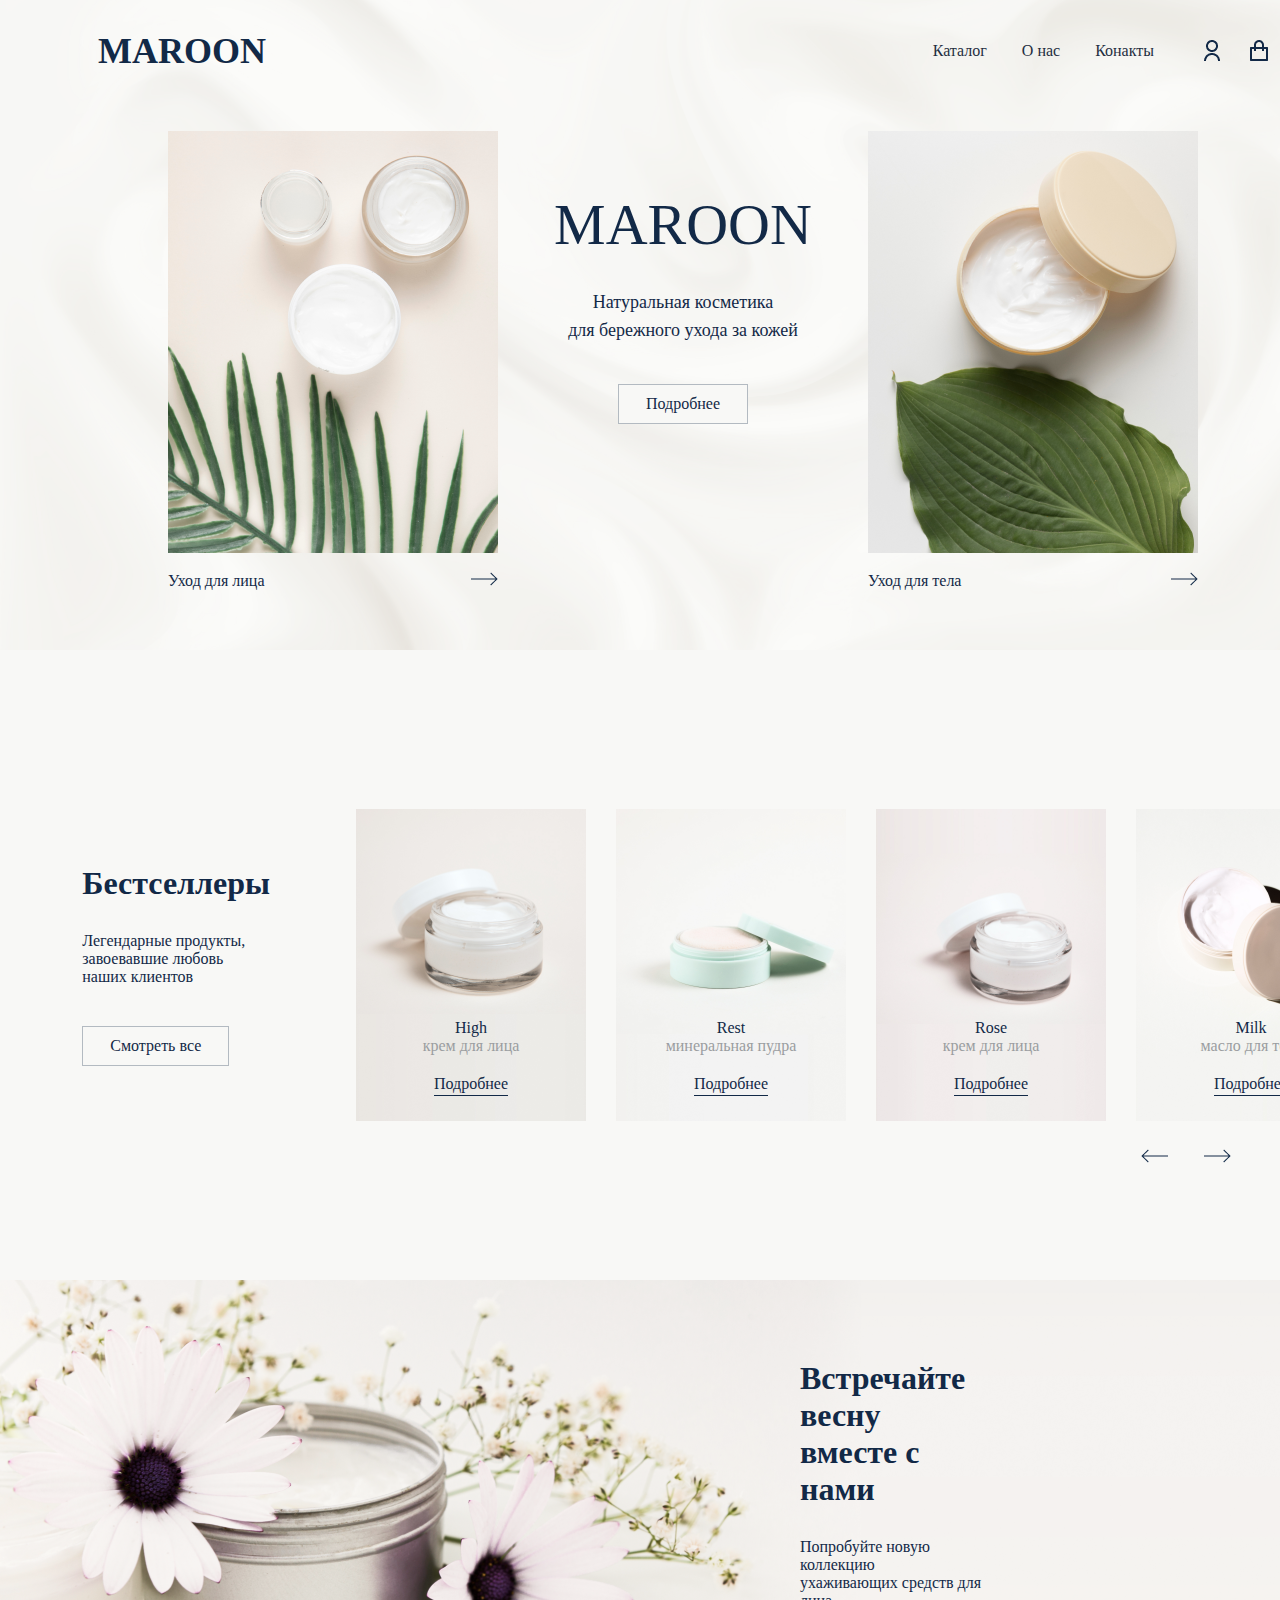
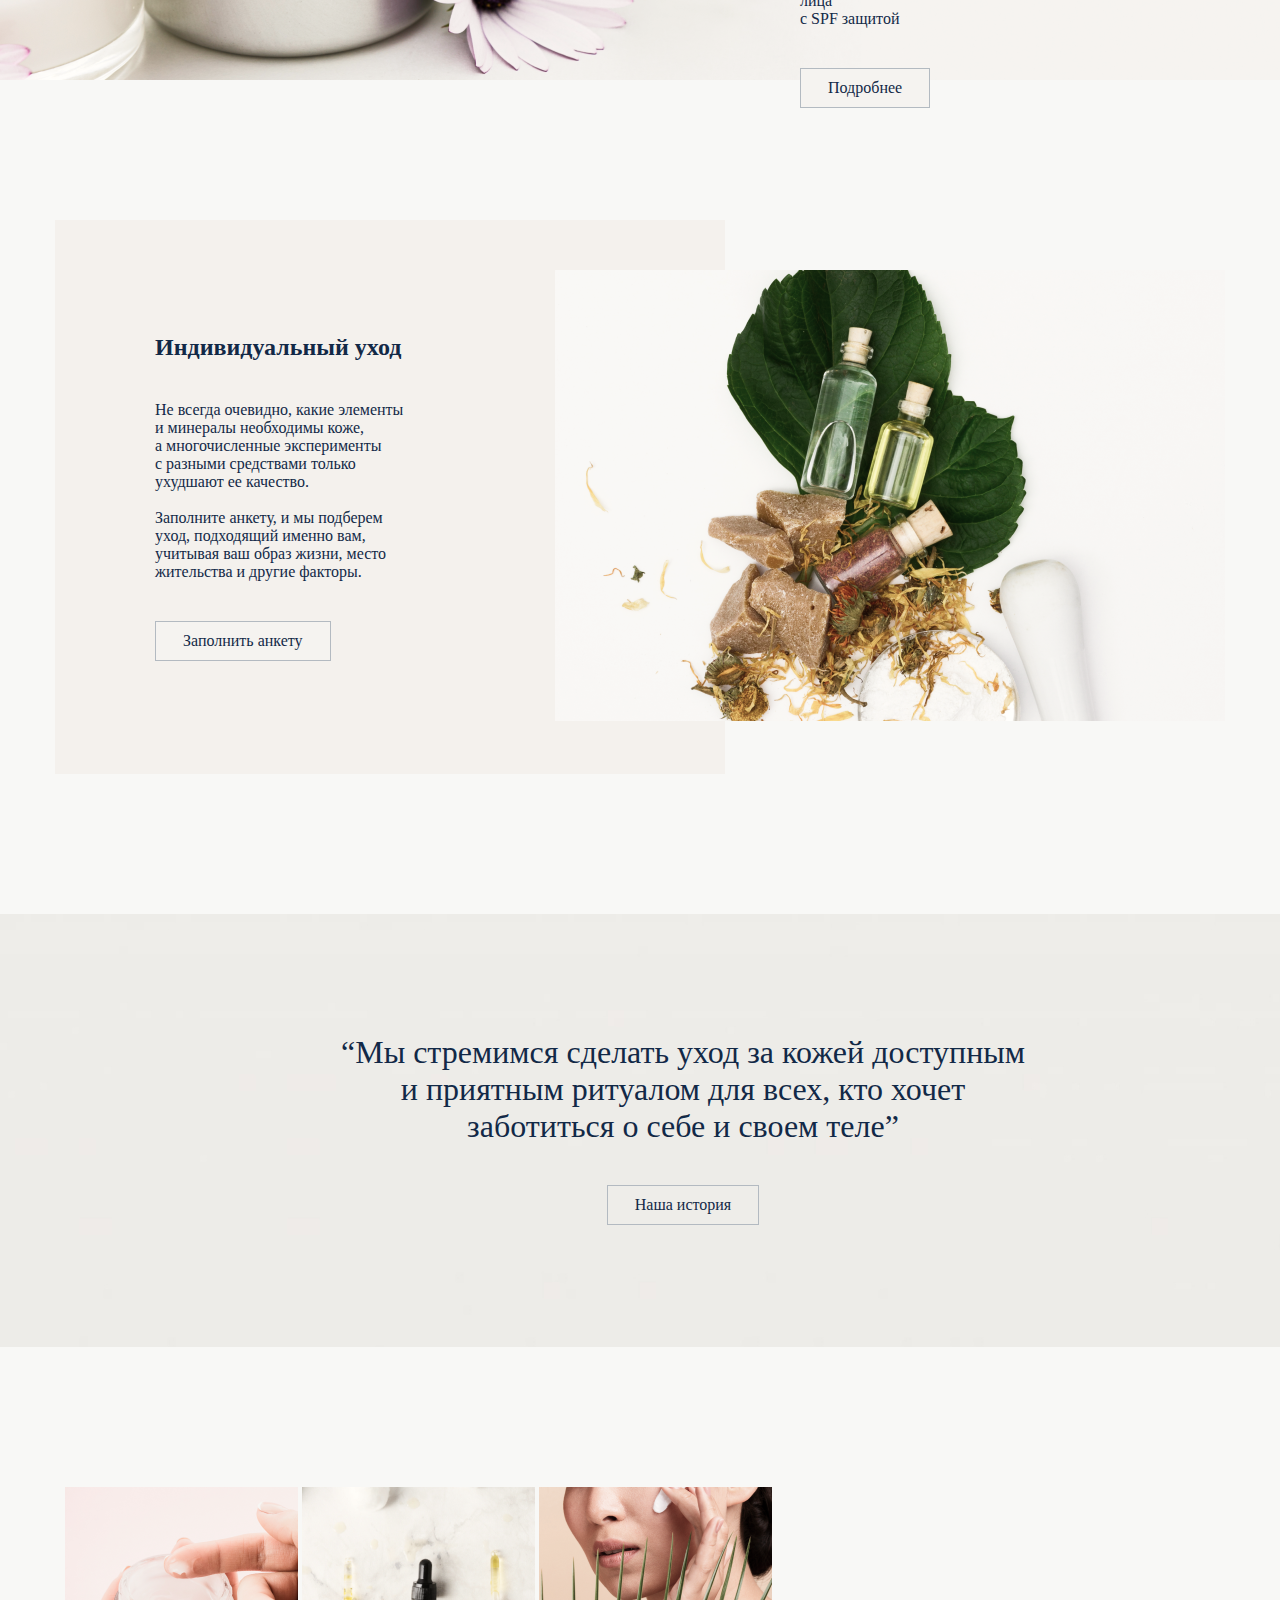
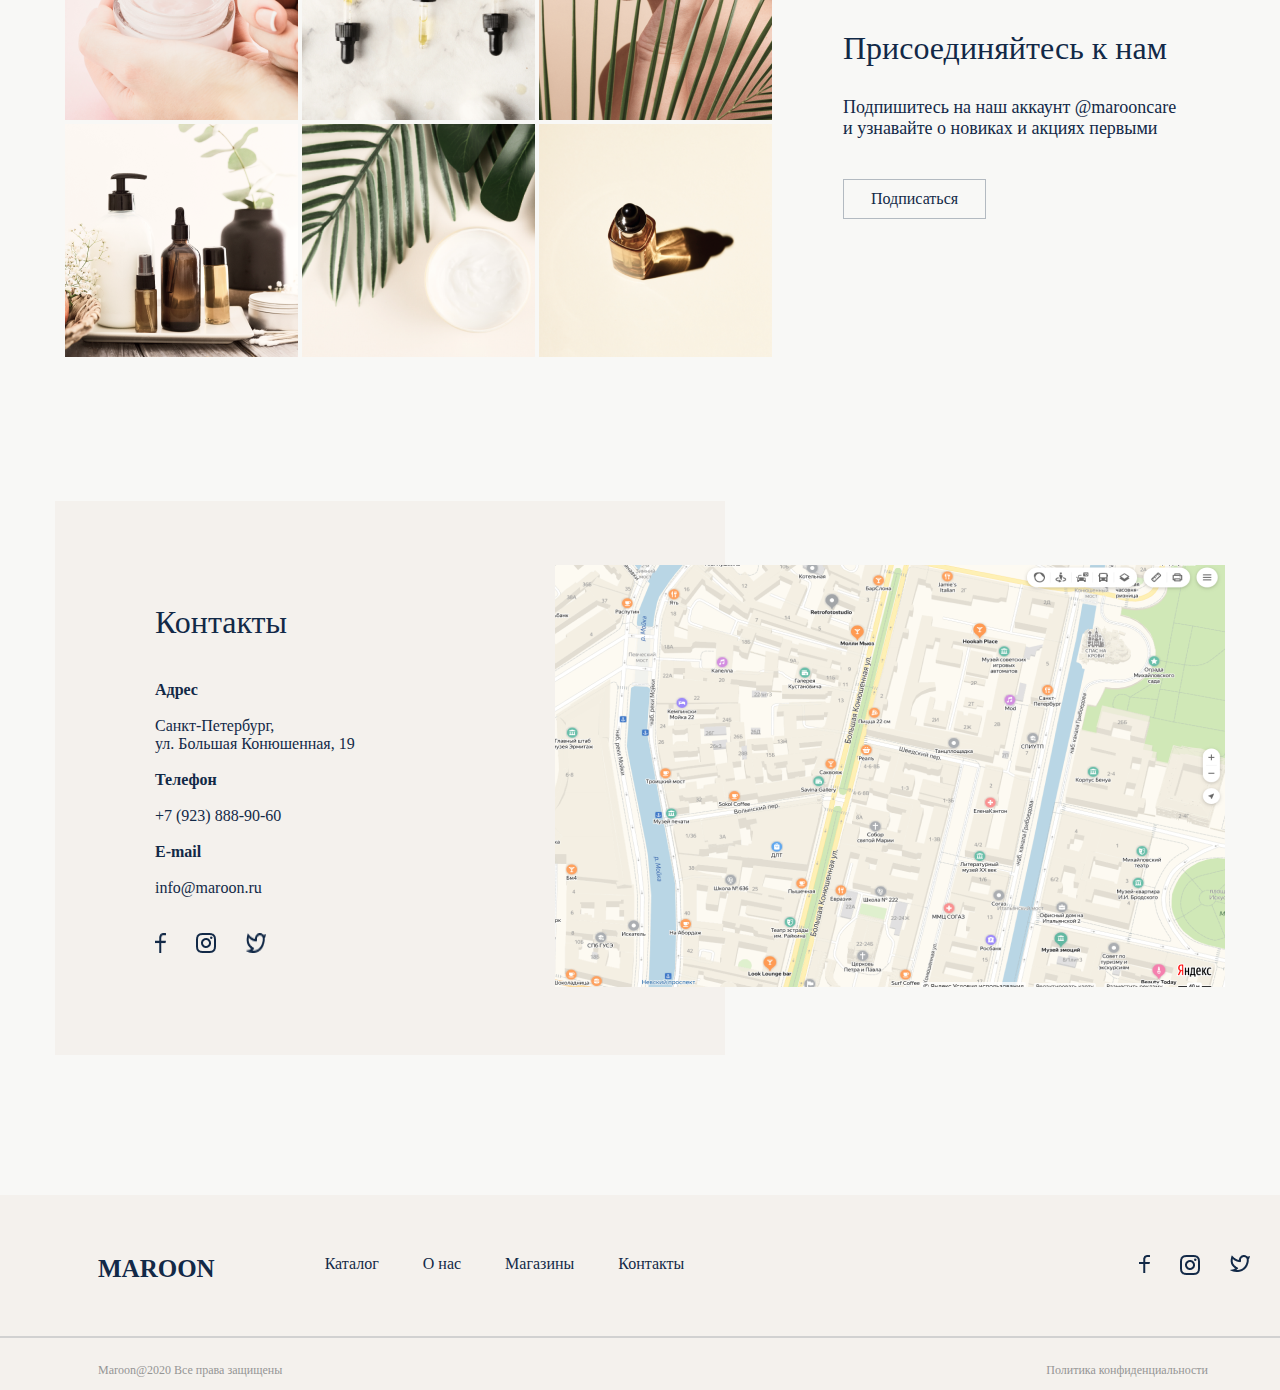
<file: 11pr/index.html>
<!DOCTYPE html>
<html lang="en">
  <head>
    <meta charset="UTF-8" />
    <meta http-equiv="X-UA-Compatible" content="IE=edge" />
    <meta name="viewport" content="width=device-width, initial-scale=1.0" />
    <link rel="stylesheet" href="css/style.css" />
    <title>*my page3*</title>
  </head>
  <body>
    <header>
      <div class="nav_head">
        <a class="logo" href="#"><b>MAROON</b></a>
        <div class="nav_right">
          <a class="one" href="index2.html">Каталог</a>
          <a class="two" href="#">О нас</a>
          <a class="three" href="#">Конакты</a>

          <img class="lable_account" src="img/lable_account.png" />
          <img class="shop" src="img/lable_shop.png" />
        </div>
      </div>

      <div class="block1_head">
        <div>
          <img class="crem_left" src="img/crem_left.png" alt="" />
          <div class="div">
            <p class="face">Уход для лица</p>
            <div class="div_arrow">
              <img class="arrow" src="img/arrow.png" alt="" />
            </div>
          </div>
        </div>
        <div class="block1_block_center">
          <p class="name">MAROON</p>
          <p class="txt1">
            Натуральная косметика<br />
            для бережного ухода за кожей
          </p>
          <button class="button1">Подробнее</button>
        </div>
        <div>
          <img class="crem_right" src="img/crem_right.png" alt="" />
          <div class="div">
            <p class="body_cream">Уход для тела</p>
            <div class="div_arrow">
              <img class="arrow" src="img/arrow.png" alt="" />
            </div>
          </div>
        </div>
      </div>
    </header>

    <div class="section1">
      <div class="section1_block1">
        <div class="left">
          <h1 class="h1">Бестселлеры</h1>
          <p>
            Легендарные продукты,<br />
            завоевавшие любовь<br />
            наших клиентов
          </p>
          <button class="button_podrob">Смотреть все</button>
        </div>
        <div class="right">
          <div class="div1">
            <p>High</p>
            <p class="p"><font color="#9A9DA0">крем для лица</font></p>
            <a class="a" href="#">Подробнее</a>
          </div>
          <div class="div2">
            <p>Rest</p>
            <p class="p"><font color="#9A9DA0">минеральная пудра</font></p>
            <a class="a" href="#">Подробнее</a>
          </div>
          <div class="div3">
            <a href="index3.html">Rose</a>
            <p class="p"><font color="#9A9DA0">крем для лица</font></p>
            <a class="a" href="index3.html">Подробнее</a>
          </div>
          <div class="div4">
            <p>Milk</p>
            <p class="p"><font color="#9A9DA0">масло для тела</font></p>
            <a class="a" href="#">Подробнее</a>
          </div>
          <div class="strelki">
            <img class="img_arrow2" src="img/arrow2.png" alt="" />
            <img src="img/arrow.png" alt="" />
          </div>
        </div>
      </div>
    </div>

    <div class="section2">
      <h1 class="h1_2">
        Встречайте весну<br />
        вместе с нами
      </h1>
      <p>
        Попробуйте новую коллекцию <br />ухаживающих средств для лица<br />
        с SPF защитой
      </p>
      <button class="button2">Подробнее</button>
    </div>

    <div class="section3">
      <div class="beige_block">
        <div>
          <h2 class="h2">Индивидуальный уход</h2>
          <p>
            Не всегда очевидно, какие элементы<br />
            и минералы необходимы коже,<br />
            а многочисленные эксперименты <br />с разными средствами только<br />
            ухудшают ее качество. <br /><br />Заполните анкету, и мы подберем<br />
            уход, подходящий именно вам, <br />учитывая ваш образ жизни,
            место<br />
            жительства и другие факторы.
          </p>
          <button class="button2">Заполнить анкету</button>
        </div>
      </div>
      <div class="image">
        <img src="img/image.png" alt="" />
      </div>
    </div>

    <div class="section4">
      <p class="txt2">
        “Мы стремимся сделать уход за кожей доступным<br />
        и приятным ритуалом для всех, кто хочет<br />
        заботиться о себе и своем теле”
      </p>
      <button class="button3">Наша история</button>
    </div>

    <div class="section5">
      <div class="ph_quantity6">
        <img src="img/ph1.png" alt="" />
        <img src="img/ph2.png" alt="" />
        <img src="img/ph3.png" alt="" />
        <img src="img/ph4.png" alt="" />
        <img src="img/ph5.png" alt="" />
        <img src="img/ph6.png" alt="" />
      </div>
      <div class="divtxt">
        <p class="txt3">Присоединяйтесь к нам</p>
        <p class="txt4">
          Подпишитесь на наш аккаунт @marooncare<br />
          и узнавайте о новиках и акциях первыми
        </p>
        <button class="button1">Подписаться</button>
      </div>
    </div>

    <div class="section6">
      <div class="beige_block">
        <div>
          <p class="contacts">Контакты</p>
          <p>
            <b>Адрес</b><br /><br />
            Санкт-Петербург,<br />
            ул. Большая Конюшенная, 19<br /><br />
            <b>Телефон</b><br /><br />
            +7 (923) 888-90-60<br /><br />
            <b>E-mail</b><br /><br />
            info@maroon.ru
          </p>
          <div class="network">
            <img src="img/facebook.png" alt="" />
            <img src="img/inst.png" alt="" />
            <img src="img/tw.png" alt="" />
          </div>
        </div>
      </div>
      <div class="image">
        <img src="img/map.png" alt="" />
      </div>
    </div>
    <div class="whitespace2"></div>

    <footer>
      <div class="nav_footer">
        <a class="logo_footer" href="#"><b>MAROON</b></a>
        <div>
          <a class="txt_nav" href="index2.html">Каталог</a>
          <a class="txt_nav" href="#">О нас</a>
          <a class="txt_nav" href="#">Магазины</a>
          <a class="txt_nav4" href="#">Контакты</a>
        </div>
        <div class="footer_flex">
          <div>
            <img class="network_footer" src="img/facebook.png" alt="" />
          </div>
          <div>
            <img class="network_footer" src="img/inst.png" alt="" />
          </div>
          <div>
            <img class="network_footer3" src="img/tw.png" alt="" />
          </div>
        </div>
      </div>
      <hr />
      <div class="graytxt_div">
        <p class="gray_txt">Maroon@2020 Все права защищены</p>
        <p class="gray_txt2">Политика конфиденциальности</p>
      </div>
    </footer>
  </body>
</html>
</file>
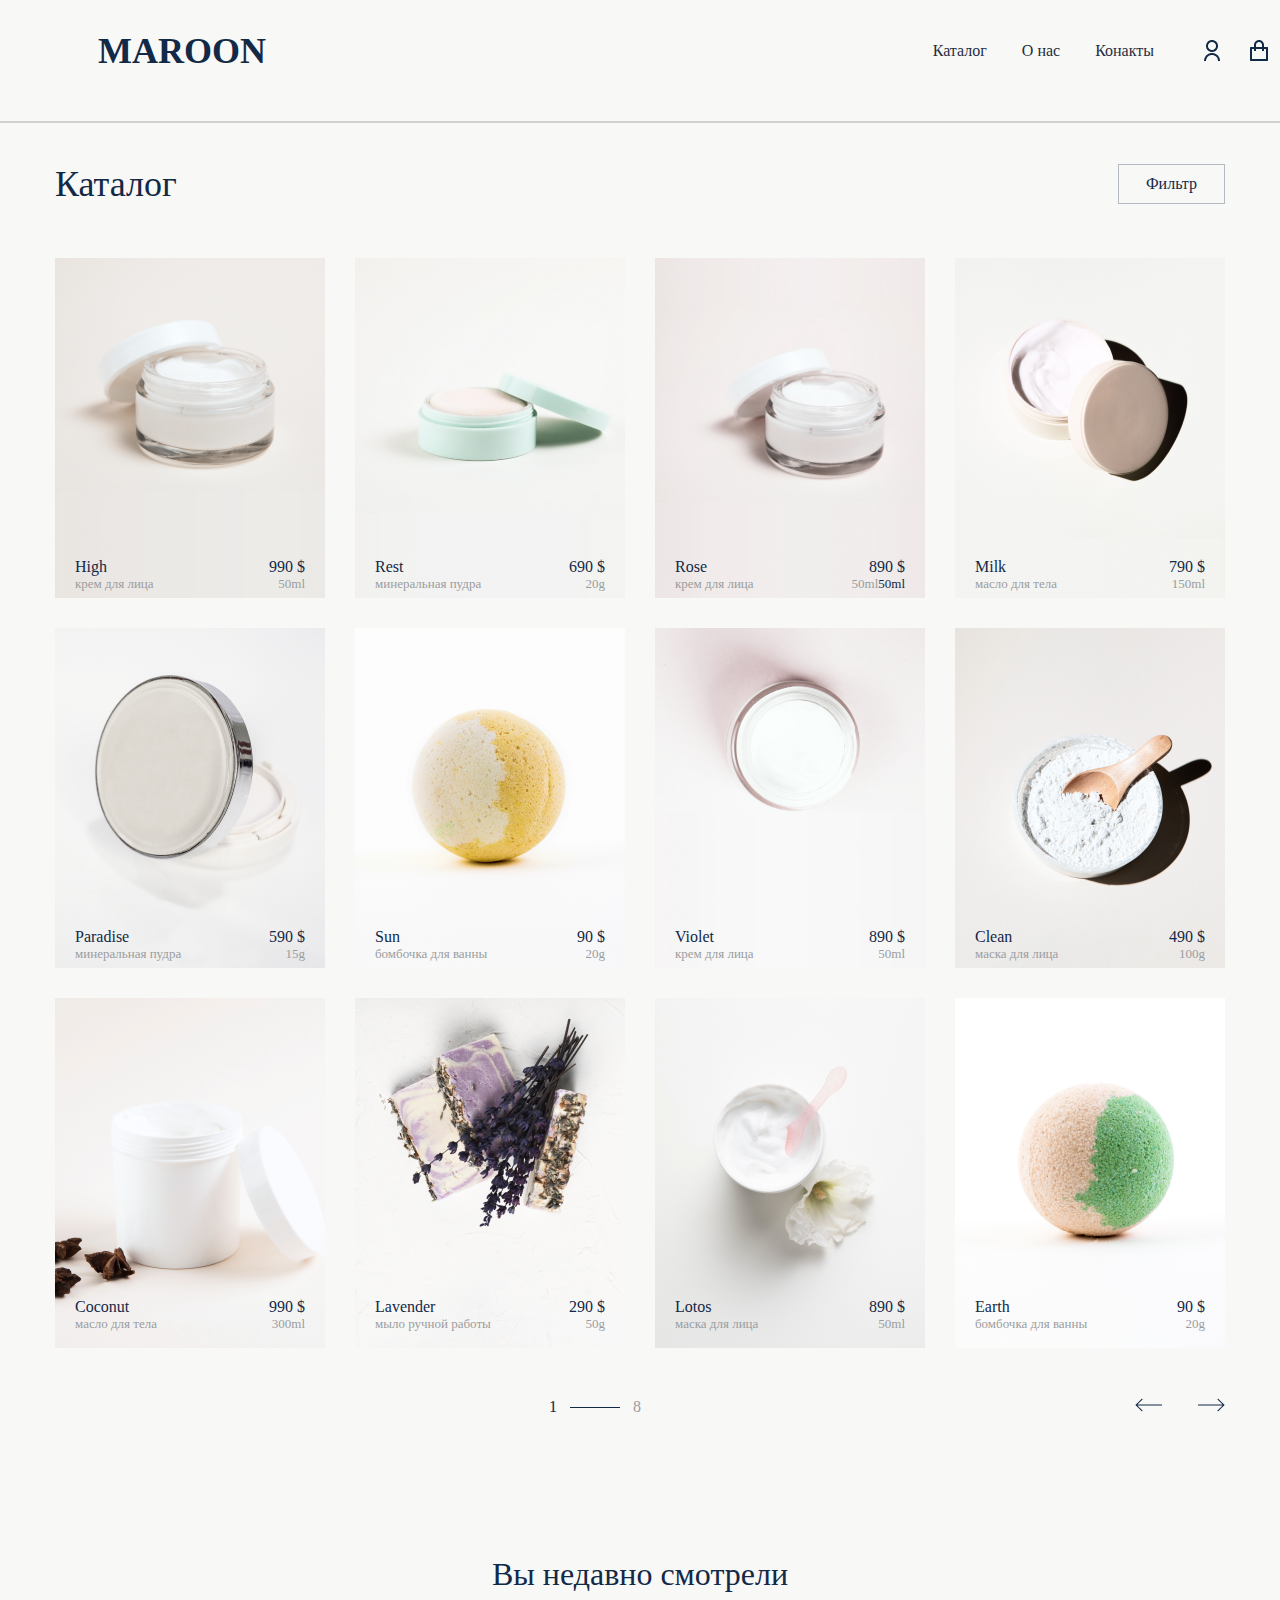
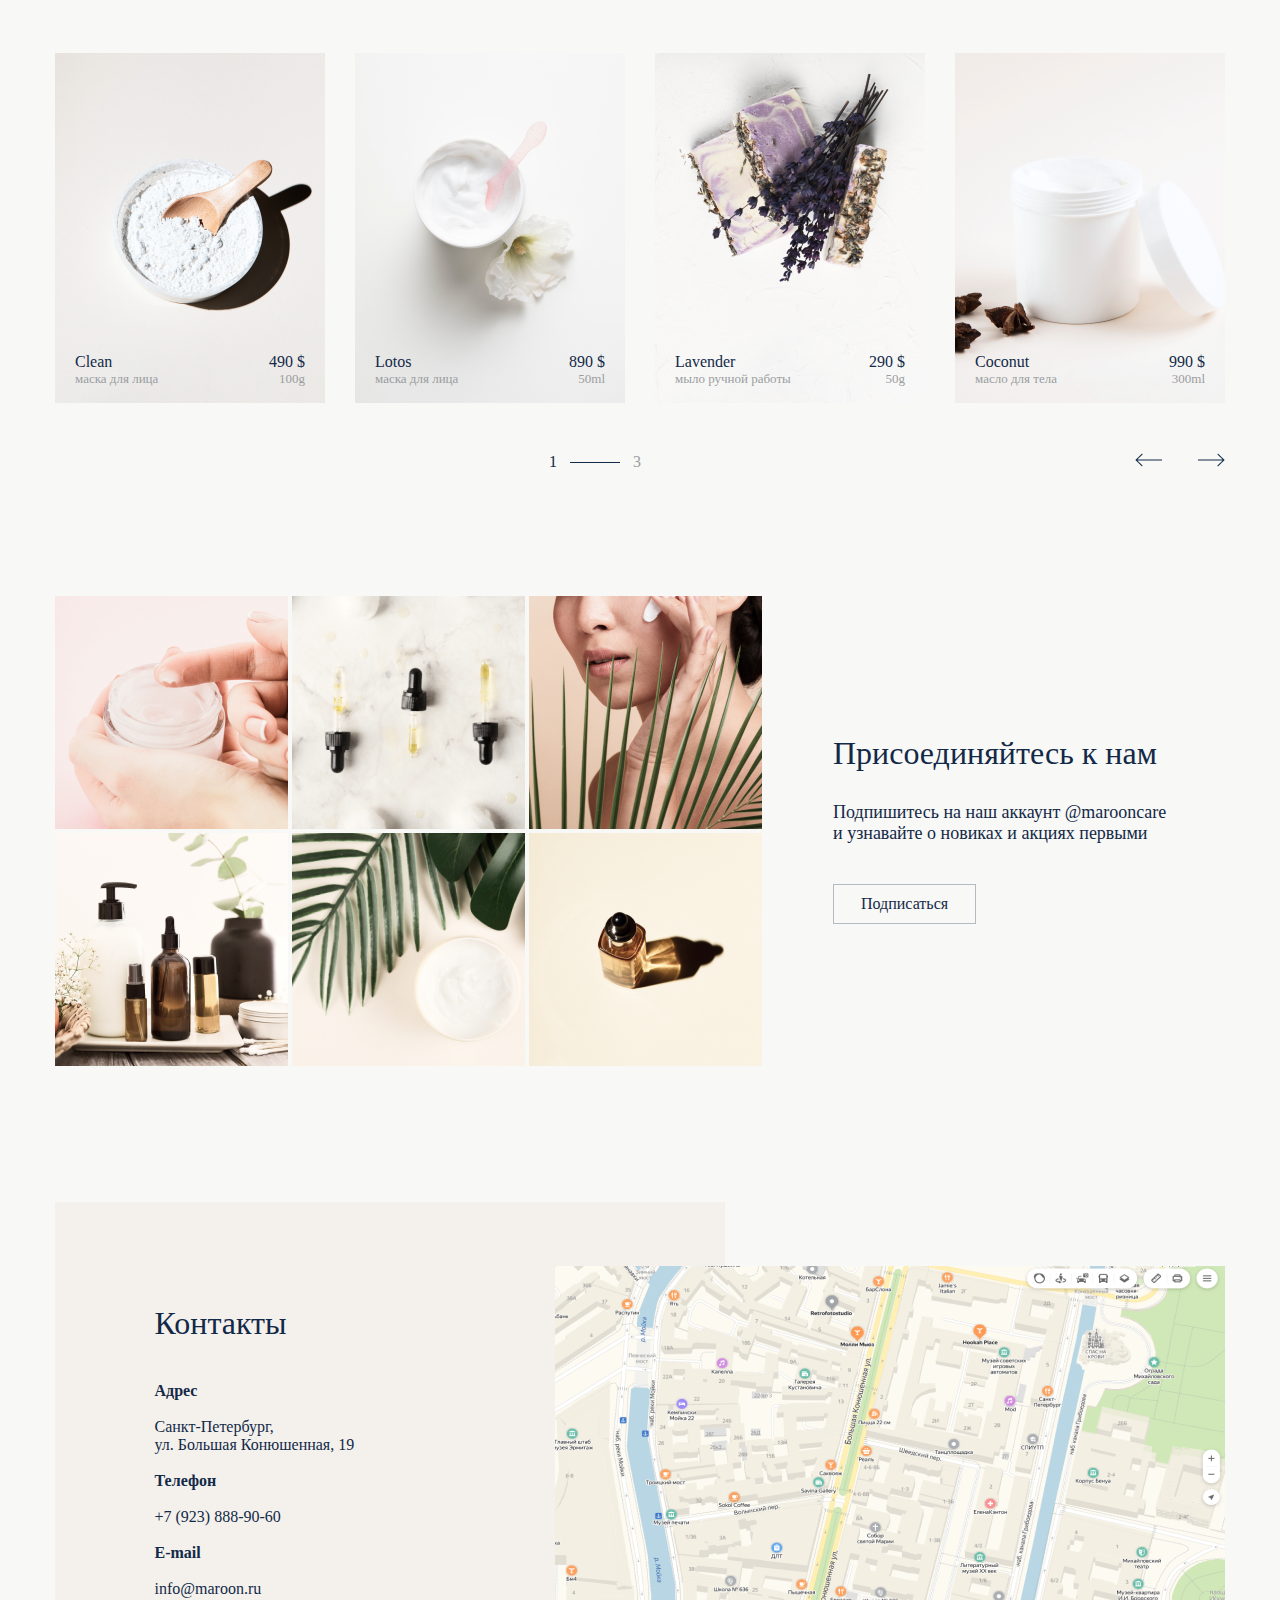
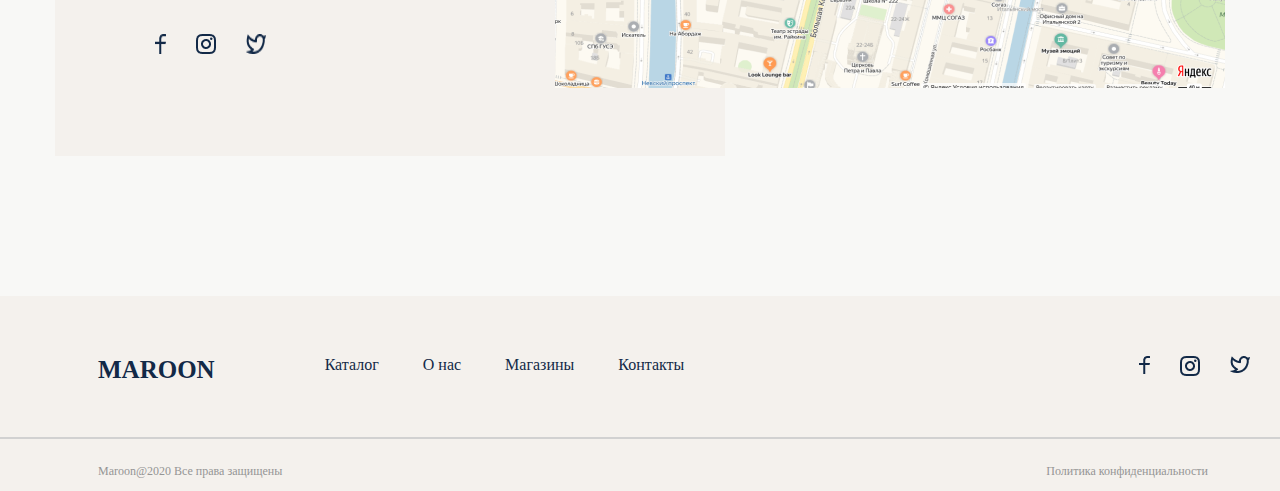
<file: 11pr/index2.html>
<!DOCTYPE html>
<html lang="en">
  <head>
    <meta charset="UTF-8" />
    <meta name="viewport" content="width=device-width, initial-scale=1.0" />
    <link rel="stylesheet" href="css/style2.css" />
    <title>*my page3*</title>
  </head>
  <body>
    <header>
      <div class="nav_head">
        <a class="logo" href="index.html"><b>MAROON</b></a>
        <div class="nav_right">
          <a class="one" href="index2.html">Каталог</a>
          <a class="two" href="#">О нас</a>
          <a class="three" href="#">Конакты</a>
          <img class="lable_account" src="img/lable_account.png" />
          <img class="shop" src="img/lable_shop.png" />
        </div>
      </div>
      <hr class="hr" />
    </header>

    <section class="section1">
      <div class="flexdiv">
        <p>Каталог</p>
        <button class="button_filtr" onclick="btn_fltr">Фильтр</button>
      </div>
      <div class="catalog">
        <div class="filtr">
          <div class="flexdiv">
            <p>Каталог</p>
            <div>
              <img id="krestik" src="img/krestik.png" alt="" />
            </div>
          </div>
          <div class="divblck_fltr">
            <div class="blck1">
              <p><b>Уход для лица</b></p>
              <div class="radio_blck">
                <input type="radio" />
                <p>Крема</p>
              </div>
              <div class="radio_blck">
                <input type="radio" />
                <p>Сыворотки</p>
              </div>
              <div class="radio_blck">
                <input type="radio" />
                <p>Маски</p>
              </div>
              <div class="radio_blck">
                <input type="radio" />
                <p>Пенки</p>
              </div>
              <div class="radio_blck">
                <input type="radio" />
                <p>Тоники</p>
              </div>
              <div class="radio_blck">
                <input type="radio" />
                <p>Пудры</p>
              </div>
            </div>

            <div class="blck2">
              <p><b>Уход для тела</b></p>
              <div class="radio_blck">
                <input type="radio" />
                <p>Крема</p>
              </div>
              <div class="radio_blck">
                <input type="radio" />
                <p>Масла</p>
              </div>
              <div class="radio_blck">
                <input type="radio" />
                <p>Скрабы</p>
              </div>
              <div class="radio_blck">
                <input type="radio" />
                <p>Мыло</p>
              </div>
              <div class="radio_blck">
                <input type="radio" />
                <p>Бомбочки для ванны</p>
              </div>
              <div class="radio_blck">
                <input type="radio" />
                <p>Соль для ванны</p>
              </div>
            </div>

            <div class="blck3">
              <p><b>Тип кожи</b></p>
              <div class="radio_blck">
                <input type="radio" />
                <p>Нормальная</p>
              </div>
              <div class="radio_blck">
                <input type="radio" />
                <p>Сухая</p>
              </div>
              <div class="radio_blck">
                <input type="radio" />
                <p>Жирная</p>
              </div>
              <div class="radio_blck">
                <input type="radio" />
                <p>Комбинированная</p>
              </div>
              <div>
                <button class="btn_1">Применить</button>
                <button class="btn_2">Сбросить</button>
              </div>
            </div>
          </div>
        </div>
      </div>

      <div class="grid">
        <div class="card1">
          <div>
            <p>High</p>
            <p>990 $</p>
          </div>
          <div>
            <p class="txt_card"><font color="#9A9DA0">крем для лица</font></p>
            <p class="txt_card"><font color="#9A9DA0">50ml</font></p>
          </div>
        </div>
        <div class="card2">
          <div>
            <p>Rest</p>
            <p>690 $</p>
          </div>
          <div>
            <p class="txt_card">
              <font color="#9A9DA0">минеральная пудра</font>
            </p>
            <p class="txt_card"><font color="#9A9DA0">20g</font></p>
          </div>
        </div>
        <div class="card3">
          <div>
            <a href="index3.html">Rose</a>
            <p>890 $</p>
          </div>
          <div>
            <p class="txt_card"><font color="#9A9DA0">крем для лица</font></p>
            <p class="txt_card"><font color="#9A9DA0">50ml</font>50ml</p>
          </div>
        </div>
        <div class="card4">
          <div>
            <a href="#">Milk</a>
            <p>790 $</p>
          </div>
          <div>
            <p class="txt_card"><font color="#9A9DA0">масло для тела</font></p>
            <p class="txt_card"><font color="#9A9DA0">150ml</font></p>
          </div>
        </div>
        <div class="card5">
          <div>
            <p>Paradise</p>
            <p>590 $</p>
          </div>
          <div>
            <p class="txt_card">
              <font color="#9A9DA0">минеральная пудра</font>
            </p>
            <p class="txt_card"><font color="#9A9DA0">15g</font></p>
          </div>
        </div>
        <div class="card6">
          <div>
            <p>Sun</p>
            <p>90 $</p>
          </div>
          <div>
            <p class="txt_card">
              <font color="#9A9DA0">бомбочка для ванны</font>
            </p>
            <p class="txt_card"><font color="#9A9DA0">20g</font></p>
          </div>
        </div>
        <div class="card7">
          <div>
            <p>Violet</p>
            <p>890 $</p>
          </div>
          <div>
            <p class="txt_card">
              <font color="#9A9DA0">крем для лица</font>
            </p>
            <p class="txt_card"><font color="#9A9DA0">50ml</font></p>
          </div>
        </div>
        <div class="card8">
          <div>
            <p>Clean</p>
            <p>490 $</p>
          </div>
          <div>
            <p class="txt_card">
              <font color="#9A9DA0">маска для лица</font>
            </p>
            <p class="txt_card"><font color="#9A9DA0">100g</font></p>
          </div>
        </div>
        <div class="card9">
          <div>
            <p>Coconut</p>
            <p>990 $</p>
          </div>
          <div>
            <p class="txt_card">
              <font color="#9A9DA0">масло для тела</font>
            </p>
            <p class="txt_card"><font color="#9A9DA0">300ml</font></p>
          </div>
        </div>
        <div class="card10">
          <div>
            <p>Lavender</p>
            <p>290 $</p>
          </div>
          <div>
            <p class="txt_card">
              <font color="#9A9DA0">мыло ручной работы</font>
            </p>
            <p class="txt_card"><font color="#9A9DA0">50g</font></p>
          </div>
        </div>
        <div class="card11">
          <div>
            <p>Lotos</p>
            <p>890 $</p>
          </div>
          <div>
            <p class="txt_card">
              <font color="#9A9DA0">маска для лица</font>
            </p>
            <p class="txt_card"><font color="#9A9DA0">50ml</font></p>
          </div>
        </div>
        <div class="card12">
          <div>
            <p>Earth</p>
            <p>90 $</p>
          </div>
          <div>
            <p class="txt_card">
              <font color="#9A9DA0">бомбочка для ванны</font>
            </p>
            <p class="txt_card"><font color="#9A9DA0">20g</font></p>
          </div>
        </div>
      </div>
      <div class="nav_card">
        <div class="page1-8">
          <p>1</p>
          <div class="line">
            <img src="img/line.png" alt="" />
          </div>
          <p><font color="#9A9DA0">8</font></p>
        </div>
        <div class="div_arrow">
          <img class="arrow1" src="img/arrow2.png" alt="" />
          <img class="arrow2" src="img/arrow.png" alt="" />
        </div>
      </div>
    </section>
    <div class="whitespace"></div>

    <section class="section2">
      <p class="txt_cntr">Вы недавно смотрели</p>

      <div class="grid2">
        <div class="card8_2">
          <div>
            <p class="pp">Clean</p>
            <p class="pp">490 $</p>
          </div>
          <div>
            <p class="txt_card">
              <font color="#9A9DA0">маска для лица</font>
            </p>
            <p class="txt_card"><font color="#9A9DA0">100g</font></p>
          </div>
        </div>

        <div class="card11_2">
          <div>
            <p class="pp">Lotos</p>
            <p class="pp">890 $</p>
          </div>
          <div>
            <p class="txt_card">
              <font color="#9A9DA0">маска для лица</font>
            </p>
            <p class="txt_card"><font color="#9A9DA0">50ml</font></p>
          </div>
        </div>

        <div class="card10_2">
          <div>
            <p class="pp">Lavender</p>
            <p class="pp">290 $</p>
          </div>
          <div>
            <p class="txt_card">
              <font color="#9A9DA0">мыло ручной работы</font>
            </p>
            <p class="txt_card"><font color="#9A9DA0">50g</font></p>
          </div>
        </div>

        <div class="card9_2">
          <div>
            <p class="pp">Coconut</p>
            <p class="pp">990 $</p>
          </div>
          <div>
            <p class="txt_card">
              <font color="#9A9DA0">масло для тела</font>
            </p>
            <p class="txt_card"><font color="#9A9DA0">300ml</font></p>
          </div>
        </div>
      </div>
      <div class="nav_card">
        <div class="page1-8">
          <p>1</p>
          <div class="line">
            <img src="img/line.png" alt="" />
          </div>
          <p><font color="#9A9DA0">3</font></p>
        </div>
        <div class="div_arrow">
          <img class="arrow1" src="img/arrow2.png" alt="" />
          <img class="arrow2" src="img/arrow.png" alt="" />
        </div>
      </div>
    </section>

    <div class="section3">
      <div class="ph_quantity6">
        <img src="img/ph1.png" alt="" />
        <img src="img/ph2.png" alt="" />
        <img src="img/ph3.png" alt="" />
        <img src="img/ph4.png" alt="" />
        <img src="img/ph5.png" alt="" />
        <img src="img/ph6.png" alt="" />
      </div>
      <div class="divtxt">
        <p class="txt3">Присоединяйтесь к нам</p>
        <p class="txt4">
          Подпишитесь на наш аккаунт @marooncare<br />
          и узнавайте о новиках и акциях первыми
        </p>
        <button class="button1">Подписаться</button>
      </div>
    </div>

    <div class="section6">
      <div class="beige_block">
        <div>
          <p class="contacts">Контакты</p>
          <p>
            <b>Адрес</b><br /><br />
            Санкт-Петербург,<br />
            ул. Большая Конюшенная, 19<br /><br />
            <b>Телефон</b><br /><br />
            +7 (923) 888-90-60<br /><br />
            <b>E-mail</b><br /><br />
            info@maroon.ru
          </p>
          <div class="network">
            <img src="img/facebook.png" alt="" />
            <img src="img/inst.png" alt="" />
            <img src="img/tw.png" alt="" />
          </div>
        </div>
      </div>
      <div class="image">
        <img src="img/map.png" alt="" />
      </div>
    </div>
    <div class="whitespace2"></div>

    <footer>
      <div class="nav_footer">
        <a class="logo_footer" href="#"><b>MAROON</b></a>
        <div>
          <a class="txt_nav" href="index2.html">Каталог</a>
          <a class="txt_nav" href="#">О нас</a>
          <a class="txt_nav" href="#">Магазины</a>
          <a class="txt_nav4" href="#">Контакты</a>
        </div>
        <div class="footer_flex">
          <div>
            <img class="network_footer" src="img/facebook.png" alt="" />
          </div>
          <div>
            <img class="network_footer" src="img/inst.png" alt="" />
          </div>
          <div>
            <img class="network_footer3" src="img/tw.png" alt="" />
          </div>
        </div>
      </div>
      <hr />
      <div class="graytxt_div">
        <p class="gray_txt">Maroon@2020 Все права защищены</p>
        <p class="gray_txt2">Политика конфиденциальности</p>
      </div>
    </footer>
    <script src="js/script.js"></script>
  </body>
</html>
</file>
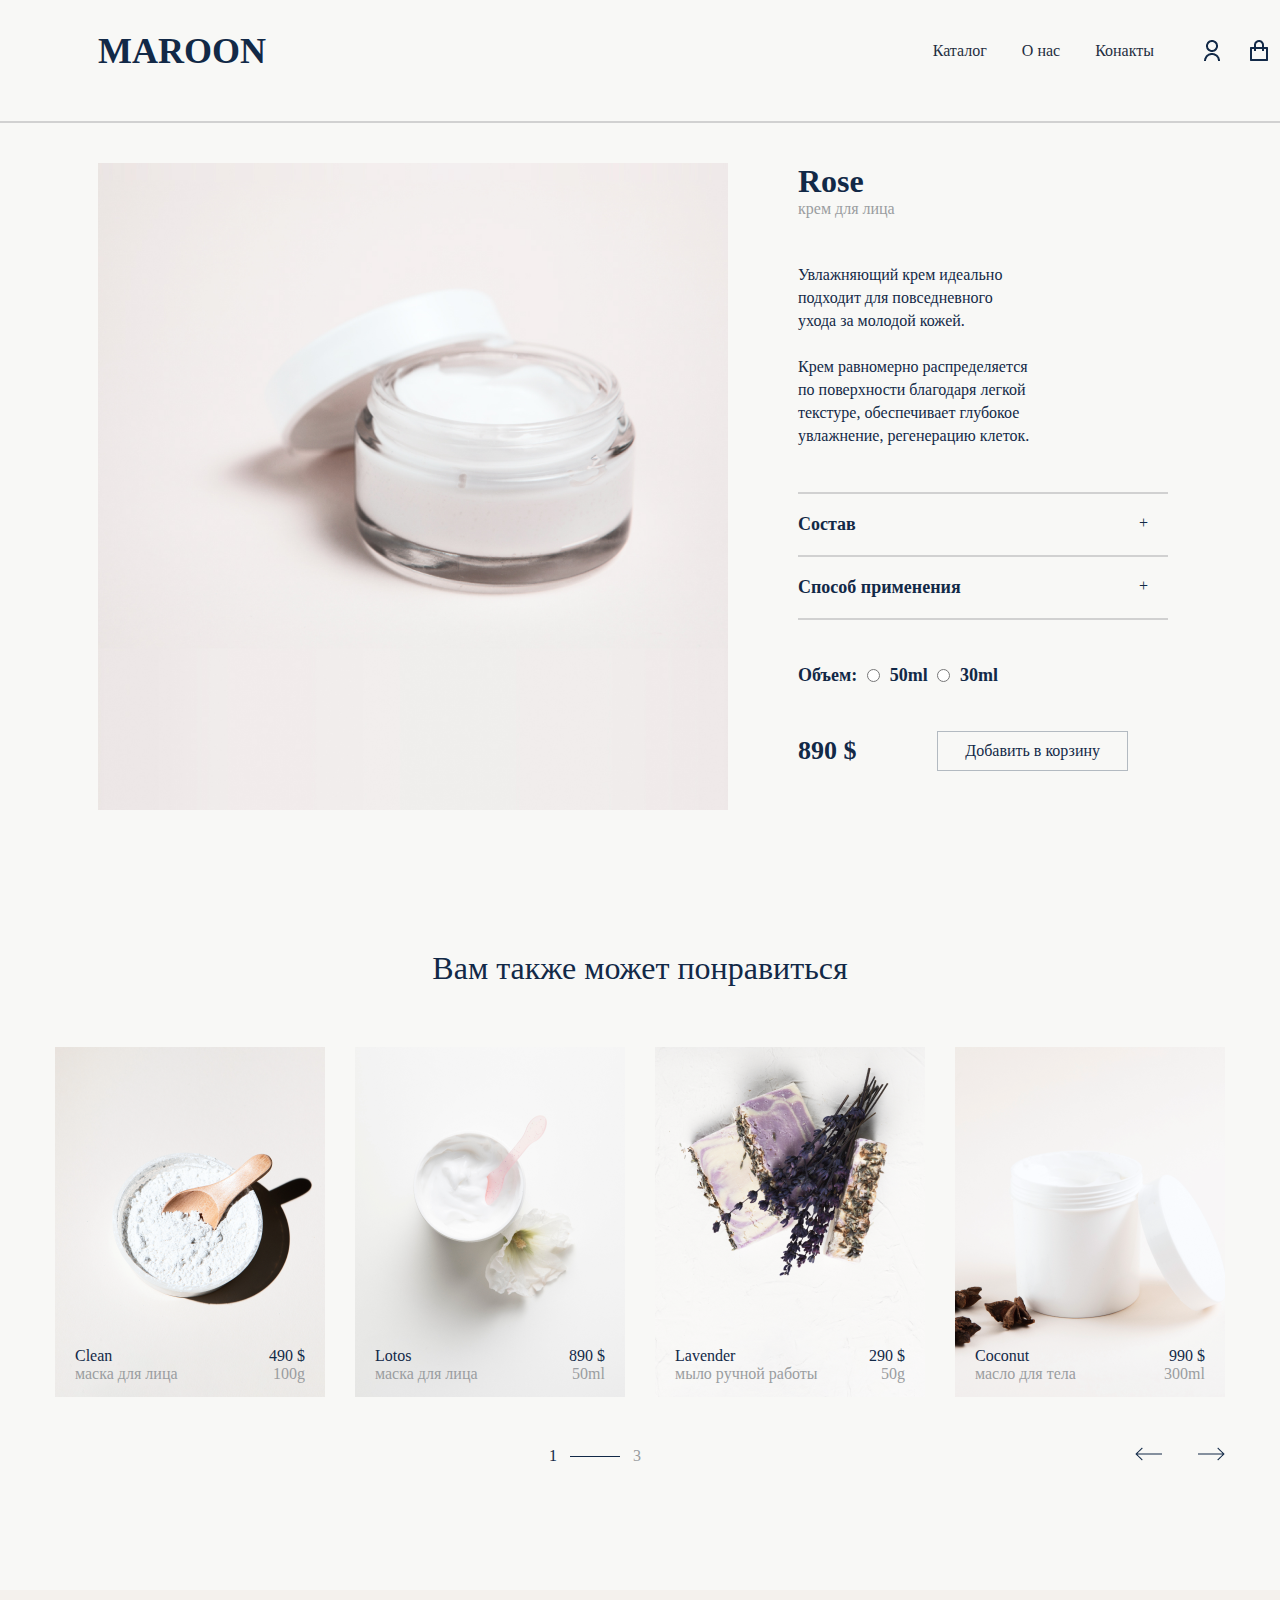
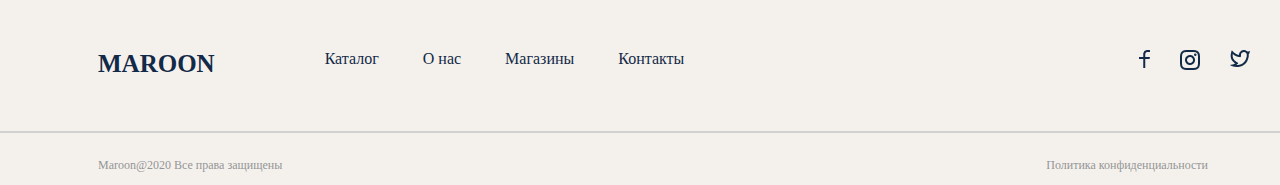
<file: 11pr/index3.html>
<!DOCTYPE html>
<html lang="en">
  <head>
    <meta charset="UTF-8" />
    <meta name="viewport" content="width=device-width, initial-scale=1.0" />
    <link rel="stylesheet" href="css/style3.css" />
    <title>*my page3*</title>
  </head>
  <body>
    <div class="cont">
      <header>
        <div class="nav_head">
          <a class="logo" href="index.html"><b>MAROON</b></a>
          <div class="nav_right">
            <a class="one" href="index2.html">Каталог</a>
            <a class="two" href="#">О нас</a>
            <a class="three" href="#">Конакты</a>
            <img class="lable_account" src="img/lable_account.png" />
            <img class="shop" src="img/lable_shop.png" />
          </div>
        </div>
        <hr class="hr" />
      </header>

      <div class="card_rose">
        <div class="cream_rose"></div>
        <div class="opisanie">
          <p class="name">Rose</p>
          <p class="txt_card"><font color="#9A9DA0">крем для лица</font></p>
          <p class="txt_opisanie">
            Увлажняющий крем идеально<br />
            подходит для повседневного<br />
            ухода за молодой кожей.<br /><br />
            Крем равномерно распределяется<br />по поверхности благодаря
            легкой<br />
            текстуре, обеспечивает глубокое<br />
            увлажнение, регенерацию клеток.
          </p>
          <hr class="hr2" />
          <div class="sostav">
            <p>Состав</p>
            <a href="#">+</a>
          </div>
          <hr class="hr2" />
          <div class="sostav">
            <p>Способ применения</p>
            <a href="#">+</a>
          </div>
          <hr class="hr2" />

          <div class="volume">
            <p>Объем:</p>
            <input type="radio" />
            <p>50ml</p>
            <input type="radio" />
            <p>30ml</p>
          </div>
          <div class="price">
            <p>890 $</p>
            <button class="button1">Добавить в корзину</button>
          </div>
        </div>
      </div>

      <section class="section2">
        <p class="txt_cntr">Вам также может понравиться</p>

        <div class="grid2">
          <div class="card8_2">
            <div>
              <p class="pp">Clean</p>
              <p class="pp">490 $</p>
            </div>
            <div>
              <p class="txt_card">
                <font color="#9A9DA0">маска для лица</font>
              </p>
              <p class="txt_card"><font color="#9A9DA0">100g</font></p>
            </div>
          </div>

          <div class="card11_2">
            <div>
              <p class="pp">Lotos</p>
              <p class="pp">890 $</p>
            </div>
            <div>
              <p class="txt_card">
                <font color="#9A9DA0">маска для лица</font>
              </p>
              <p class="txt_card"><font color="#9A9DA0">50ml</font></p>
            </div>
          </div>

          <div class="card10_2">
            <div>
              <p class="pp">Lavender</p>
              <p class="pp">290 $</p>
            </div>
            <div>
              <p class="txt_card">
                <font color="#9A9DA0">мыло ручной работы</font>
              </p>
              <p class="txt_card"><font color="#9A9DA0">50g</font></p>
            </div>
          </div>

          <div class="card9_2">
            <div>
              <p class="pp">Coconut</p>
              <p class="pp">990 $</p>
            </div>
            <div>
              <p class="txt_card">
                <font color="#9A9DA0">масло для тела</font>
              </p>
              <p class="txt_card"><font color="#9A9DA0">300ml</font></p>
            </div>
          </div>
        </div>
        <div class="nav_card">
          <div class="page1-8">
            <p>1</p>
            <div class="line">
              <img src="img/line.png" alt="" />
            </div>
            <p><font color="#9A9DA0">3</font></p>
          </div>
          <div class="div_arrow">
            <img class="arrow1" src="img/arrow2.png" alt="" />
            <img class="arrow2" src="img/arrow.png" alt="" />
          </div>
        </div>
      </section>

      <footer>
        <div class="nav_footer">
          <a class="logo_footer" href="#"><b>MAROON</b></a>
          <div>
            <a class="txt_nav" href="index2.html">Каталог</a>
            <a class="txt_nav" href="#">О нас</a>
            <a class="txt_nav" href="#">Магазины</a>
            <a class="txt_nav4" href="#">Контакты</a>
          </div>
          <div class="footer_flex">
            <div>
              <img class="network_footer" src="img/facebook.png" alt="" />
            </div>
            <div>
              <img class="network_footer" src="img/inst.png" alt="" />
            </div>
            <div>
              <img class="network_footer3" src="img/tw.png" alt="" />
            </div>
          </div>
        </div>
        <hr class="hr_footer" />
        <div class="graytxt_div">
          <p class="gray_txt">Maroon@2020 Все права защищены</p>
          <p class="gray_txt2">Политика конфиденциальности</p>
        </div>
      </footer>
    </div>
  </body>
</html>
</file>
<file: 11pr/css/style.css>
* {
  margin: 0;
  padding: 0;
  box-sizing: border-box;
  font-family: "Times New Roman";
}

body {
  background-color: #f8f8f6;
  max-width: 1366px;
  margin: auto;
}
a {
  text-decoration: none;
  color: #122947;
}
p {
  color: #122947;
}
header {
  width: 1366px;
  height: 650px;
  background-image: url(../img/bg_head.png);
  margin: auto;
  padding-top: 40px;
}
.nav_head {
  width: 1170px;
  height: 21px;
  margin: auto;
  display: flex;
  justify-content: space-between;
  align-items: center;
  margin-bottom: 70px;
}
.logo {
  color: #122947;
  font-size: 36px;
}
.nav_right {
  height: 21px;
  display: flex;
  align-items: center;
}
.nav_right > a {
  color: #1f2e41;
  font-size: 16px;
}
.one,
.two {
  margin-right: 35px;
}
.three {
  margin-right: 50px;
}
.lable_account {
  margin-right: 30px;
}
.block1_head {
  height: 422px;
  margin-right: 168px;
  margin-left: 168px;
  display: flex;
  justify-content: space-between;
}
.crem_left,
.crem_right {
  margin-bottom: 15px;
}
.block1_block_center {
  text-align: center;
}
.button_podrob {
  margin-top: 40px;
  font-size: 16px;
  color: #122947;
  padding: 10px 27px 10px 27px;
  background-color: #f8f8f6;
  border: 1px solid #b3bac1;
}
.button1 {
  margin-top: 40px;
  font-size: 16px;
  color: #122947;
  padding: 10px 27px 10px 27px;
  background-color: #f8f8f6;
  border: 1px solid #b3bac1;
}
.name {
  color: #122947;
  font-size: 58px;
  margin-top: 60px;
}
.txt1 {
  font-size: 18px;
  color: #122947;
  margin-top: 30px;
  line-height: 28px;
}
.face,
.body_cream {
  color: #122947;
  font-size: 16px;
}
.div {
  display: flex;
  justify-content: space-between;
}

.section1 {
  margin: auto;
  background-color: #f8f8f6;
  width: 1366px;
  height: 630px;
  display: flex;
  align-items: center;
  justify-content: end;
}
.section1_block1 {
  width: 1300px;
  height: 312px;
  background-color: #f8f8f6;
  display: flex;
  justify-content: end;
  position: relative;
}
.left {
  margin-right: 86px;
}
.section1_block1 > p {
  color: #122947;
}
.h1 {
  color: #122947;
  margin-top: 56px;
  margin-bottom: 30px;
}
.right {
  width: 1010px;
  display: flex;
  justify-content: space-between;
}
.div1 {
  background-image: url(../img/крем1.png);
  width: 230px;
  height: 312px;
  text-align: center;
  padding-top: 210px;
}

.div2 {
  background-image: url(../img/крем2.png);
  width: 230px;
  height: 312px;
  text-align: center;
  padding-top: 210px;
}
.div3 {
  background-image: url(../img/крем3.png);
  width: 230px;
  height: 312px;
  text-align: center;
  padding-top: 210px;
}
.div4 {
  background-image: url(../img/крем4.png);
  width: 230px;
  height: 312px;
  text-align: center;
  padding-top: 210px;
}
.p {
  margin-bottom: 20px;
}
.a {
  border-bottom: 1px solid #122947;
  padding-bottom: 3px;
}
.strelki {
  position: absolute;
  top: 340px;
  left: 1075px;
}
.img_arrow2 {
  margin-right: 32px;
}

.section2 {
  width: 100%;
  height: 400px;
  margin: auto;
  background-image: url(../img/bg_section2.png);
  padding-left: 800px;
  padding-right: 285px;
  padding-top: 80px;
  padding-bottom: 80px;
}
.h1_2 {
  color: #122947;
  margin-bottom: 30px;
}
.button2 {
  margin-top: 40px;
  font-size: 16px;
  color: #122947;
  padding: 10px 27px 10px 27px;
  background-color: #f5f3f0;
  border: 1px solid #b3bac1;
}

.section3 {
  width: 1170px;
  background-color: #f8f8f6;
  margin: auto;
  margin-bottom: 140px;
  margin-top: 140px;
  display: flex;
  align-items: center;
  position: relative;
}
.beige_block {
  display: flex;
  align-items: center;
  width: 670px;
  height: 585px;
  background-color: #f4f1ed;
  padding-left: 100px;
}
.h2 {
  margin-bottom: 40px;
  color: #122947;
}
.image {
  position: absolute;
  left: 500px;
}

.section4 {
  width: 1366px;
  height: 433px;
  margin: auto;
  background-image: url(../img/bg_section4.jpg);
  margin-bottom: 140px;
  text-align: center;
  padding-top: 120px;
}
.txt2 {
  font-size: 32px;
}
.button3 {
  margin-top: 40px;
  font-size: 16px;
  color: #122947;
  padding: 10px 27px 10px 27px;
  background-color: #eeede9;
  border: 1px solid #b3bac1;
}

.section5 {
  width: 1150px;
  background-color: #f8f8f6;
  margin: auto;
  margin-bottom: 140px;
  display: flex;
  align-items: center;
}
.ph_quantity6 {
  width: 707px;
  margin-right: 71px;
}
.txt3 {
  font-size: 32px;
  margin-bottom: 30px;
}
.txt4 {
  font-size: 18px;
}

.section6 {
  width: 1170px;
  background-color: #f8f8f6;
  margin: auto;
  margin-bottom: 140px;
  margin-top: 140px;
  display: flex;
  align-items: center;
  position: relative;
}
.beige_block {
  display: flex;
  align-items: center;
  width: 670px;
  height: 554px;
  background-color: #f4f1ed;
  padding-left: 100px;
}
.contacts {
  margin-bottom: 40px;
  font-size: 32px;
}
.image {
  position: absolute;
  left: 500px;
}
.network {
  margin-top: 36px;
  display: flex;
  width: 111px;
  justify-content: space-between;
}

footer {
  background-color: #f4f1ed;
  width: 1366px;
  height: 195px;
  margin: auto;
  padding-top: 60px;
}
.nav_footer {
  width: 1170px;
  height: 21px;
  margin: auto;
  display: flex;
}
.txt_nav {
  font-size: 16px;
  margin-left: 40px;
}
.txt_nav4 {
  font-size: 16px;
  margin-right: 455px;
  margin-left: 40px;
}
.footer_flex {
  display: flex;
}
.logo_footer {
  color: #122947;
  font-size: 25px;
  margin-right: 70px;
}
.network_footer {
  margin-right: 30px;
}
hr {
  border: 1px solid #d1d1d1;
  margin-top: 60px;
  margin-bottom: 22px;
}
.gray_txt {
  color: #959595;
  font-size: 12px;
  display: inline;
  margin-left: 98px;
  margin-right: 760px;
}
.gray_txt2 {
  color: #959595;
  font-size: 12px;
  display: inline;
  margin-right: 98px;
}

@media screen and (max-width: 320px) {
  * {
    padding: 0;
    margin: 0;
  }
  body {
    width: 320px;
    height: auto;
  }
  .nav_head {
    width: 100%;
    height: auto;
    flex-direction: column;
    justify-content: center;
    margin-bottom: 20px;
  }
  header {
    width: 100%;
    height: auto;
    padding-top: 10px;
    background-image: url(../img/bg.png);
  }
  .nav_right {
    height: auto;
  }
  .nav_right > a {
    margin: 0;
    font-size: 12px;
    margin-right: 8px;
  }
  .shop {
    width: 10px;
  }
  .lable_account {
    margin-right: 8px;
    width: 8px;
  }
  .logo {
    font-size: 30px;
    margin: auto;
  }
  .block1_head {
    width: 100%;
    height: auto;
    margin-right: 0;
    margin-left: 0;
    display: flex;
  }
  .button1 {
    margin-top: 10px;
    font-size: 10px;
    color: #122947;
    padding: 3px 8px 3px 8px;
  }
  .crem_left,
  .crem_right {
    width: 100px;
    margin-bottom: 0px;
  }
  .name {
    margin-top: 10px;
    font-size: 20px;
  }
  .txt1 {
    font-size: 10px;
    line-height: 15px;
    margin-top: 10px;
  }
  .button_podrob {
    margin-top: 10px;
    font-size: 10px;
    padding: 3px 8px 3px 8px;
    position: absolute;
    top: 500px;
    left: 110px;
  }
  .div {
    display: flex;
    align-items: center;
  }
  .div_arrow {
    display: flex;
    align-items: center;
  }
  .body_cream,
  .face {
    font-size: 10px;
  }
  .arrow {
    width: 10px;
    height: auto;
  }

  .section1 {
    width: 100%;
    height: auto;
  }
  .section1_block1 {
    width: auto;
    height: auto;
    display: flex;
    flex-direction: column;
    margin: auto;
  }
  .strelki {
    display: none;
  }
  .left {
    text-align: center;
    margin: 0;
    position: relative;
  }
  .h1 {
    font-size: 15px;
    margin-top: 20px;
    margin-bottom: 8px;
  }
  .right {
    width: 100%;
    display: grid;
    grid-template-columns: 150px 140px;
    grid-template-rows: 200px 200px;
  }
  .right > div {
    margin-top: 10px;
    width: 140px;
    height: 190px;
    padding-top: 120px;
  }
  .p {
    font-size: 10px;
    margin-bottom: 5px;
  }
  .a {
    font-size: 10px;
  }
  .div1 {
    background-image: url(../img/крем_1_g.png);
    margin-right: 10px;
    margin-bottom: 10px;
  }

  .div2 {
    background-image: url(../img/крем_2_g.png);
  }
  .div3 {
    background-image: url(../img/крем_3_g.png);
  }
  .div4 {
    background-image: url(../img/крем_4_g.png);
  }
  .section2 {
    background-image: url(../img/bg_section2_320.png);
    margin-top: 40px;
    margin-bottom: 20px;
    width: 100%;
    height: auto;
    padding: 8px 0 8px 0;
    text-align: center;
  }
  .h1_2 {
    font-size: 12px;
    margin-bottom: 3px;
  }
  .section2 > p {
    font-size: 10px;
  }
  .flexdiv {
    display: flex;
  }
  .button2 {
    margin-top: 3px;
    font-size: 10px;
    padding: 3px 8px 3px 8px;
  }
  .section3 {
    width: 100%;
    height: auto;
    margin: 0;
    display: flex;
    margin-bottom: 20px;
    margin-left: 15px;
  }
  .h2 {
    font-size: 12px;
    margin-bottom: 10px;
  }
  .beige_block > div > p {
    font-size: 8px;
    margin-bottom: 10px;
  }
  .beige_block {
    width: auto;
    height: auto;
    padding: 0;
    padding: 20px 70px 20px 20px;
  }
  .image {
    width: auto;
    height: auto;
    left: 150px;
  }
  .image > img {
    width: 140px;
  }

  .section4 {
    width: 100%;
    height: auto;
    margin: 0;
    padding-top: 20px;
    padding-bottom: 20px;
    margin-bottom: 20px;
  }
  .txt2 {
    font-size: 10px;
  }
  .button3 {
    margin-top: 8px;
    font-size: 8px;
    padding: 3px 8px 3px 8px;
  }

  .section5 {
    width: 100%;
    height: auto;
    margin-left: 15px;
    margin-bottom: 20px;
  }
  .ph_quantity6 > img {
    width: 80px;
  }
  .beige_block > div > p {
    font-size: 8px;
  }
  .ph_quantity6 {
    width: auto;
    white-space: nowrap;
    display: grid;
    grid-template-columns: repeat(2, 80px);
    grid-template-rows: repeat(3, 80px);
    margin: 0;
    margin-right: 20px;
  }
  .divtxt {
    padding-right: 20px;
  }
  .txt3 {
    font-size: 12px;
    margin-bottom: 20px;
  }
  .txt4 {
    font-size: 10px;
  }
  .section6 {
    width: 100%;
    height: auto;
    margin-bottom: 20px;
  }
  .section6 {
    width: 100%;
    height: auto;
    margin: 0;
    margin-left: 15px;
  }

  .network {
    width: 100px;
    display: block;
    margin: 0;
  }
  footer {
    background-color: #f4f1ed;
    width: 100%;
    height: auto;
    margin: auto;
    padding: 0;
  }
  .nav_footer {
    width: auto;
    height: auto;
    margin: auto;
    display: flex;
    align-items: center;
    flex-direction: column;
    text-align: center;
  }

  .txt_nav {
    margin-left: 0;
  }
  .txt_nav4 {
    margin-right: 0;
    margin-left: 0;
  }
  .logo_footer {
    color: #122947;
    font-size: 20px;
    margin-right: 0;
  }
  .txt_nav,
  .txt_nav4 {
    font-size: 10px;
    margin-bottom: 3px;
  }
  .footer_flex {
    margin-top: 10px;
    width: 80px;
    display: flex;
    justify-content: space-between;
  }
  .network_footer {
    margin-right: 0;
  }
  hr {
    margin-top: 5px;
    margin-bottom: 5px;
  }
  .graytxt_div {
    width: 100%;
    display: flex;
    justify-content: space-between;
    padding: 0 10px 0 10px;
  }
  .gray_txt,
  .gray_txt2 {
    font-size: 8px;
    margin: 0;
  }
  .whitespace2 {
    height: 20px;
  }
}

@media screen and (max-width: 1030px) and (min-width: 1024px) {
  header {
    width: 100%;
    height: auto;
    padding-left: 40px;
    padding-right: 40px;
    padding-bottom: 80px;
    margin-bottom: 80px;
  }
  body {
    width: 1024px;
  }
  .nav_head {
    width: 100%;
    margin-bottom: 40px;
  }
  .block1_head {
    width: 100%;
    height: auto;
    margin: auto;
  }
  .crem_left,
  .crem_right {
    width: 300px;
    margin-bottom: 0px;
    margin-bottom: 20px;
  }
  .section1 {
    width: 100%;
    height: auto;
  }
  .strelki {
    display: none;
  }
  .section1_block1 {
    width: 100%;
    height: auto;
    margin: auto;
    padding-right: 40px;
    padding-left: 40px;
    margin-bottom: 80px;
  }
  .left {
    width: 15%;
    text-align: center;
    margin: 0;
    padding-top: 20px;
  }
  .left > p {
    font-size: 14px;
  }
  .h1 {
    font-size: 18px;
    margin-top: 0;
  }
  .button_podrob {
    margin-top: 15px;
    font-size: 14px;
  }
  .right {
    width: 800px;
    display: grid;
    grid-template-columns: repeat(4, 170px);
    grid-template-rows: 230px;
    margin-left: 40px;
  }
  .right > div {
    width: 170px;
    height: 230px;
    padding-top: 155px;
  }
  .p {
    font-size: 14px;
    margin-bottom: 5px;
  }
  .a {
    font-size: 14px;
  }
  .section2 {
    margin-top: 0px;
    margin-bottom: 80px;
    width: 100%;
    height: auto;
    padding: 30px 0 30px 0;
    padding-left: 700px;
  }
  .section3 {
    width: 100%;
    padding-right: 40px;
    padding-left: 40px;
    margin-top: 0;
    margin-bottom: 80px;
  }
  .image {
    left: 480px;
  }
  .image > img {
    width: 500px;
  }
  .section4 {
    width: 100%;
  }
  .section5 {
    width: 100%;
    padding-right: 40px;
    padding-left: 40px;
    margin-bottom: 80px;
  }
  .ph_quantity6 {
    width: 480px;
  }
  .section6 {
    width: 100%;
    margin-top: 0;
    padding-left: 40px;
    padding-right: 40px;
    margin-bottom: 80px;
  }
  footer {
    width: 100%;
    height: auto;
    padding-top: 40px;
    padding-left: 40px;
    padding-right: 40px;
    padding-bottom: 20px;
  }
  .nav_footer {
    width: 100%;
  }
  .logo_footer {
    margin-right: 40px;
  }
  .txt_nav4 {
    margin-right: 270px;
  }
  hr {
    margin-top: 40px;
  }
  .gray_txt {
    margin-left: 0;
    margin-right: 593px;
  }
  .gray_txt2 {
    margin-right: 0;
  }
}
</file>
<file: 11pr/css/style2.css>
* {
  margin: 0;
  padding: 0;
  box-sizing: border-box;
  font-family: "Times New Roman";
}

body {
  background-color: #f8f8f6;
  max-width: 100%;
  margin: auto;
}
a {
  text-decoration: none;
  color: #122947;
}
p {
  color: #122947;
}
header {
  width: 1366px;
  background-color: #f8f8f6;
  margin: auto;
  padding-top: 40px;
}
.nav_head {
  width: 1170px;
  height: 21px;
  margin: auto;
  display: flex;
  justify-content: space-between;
  align-items: center;
  margin-bottom: 40px;
}
.logo {
  color: #122947;
  font-size: 36px;
}
.nav_right {
  height: 21px;
  display: flex;
  align-items: center;
}
.nav_right > a {
  color: #1f2e41;
  font-size: 16px;
}
.one,
.two {
  margin-right: 35px;
}
.three {
  margin-right: 50px;
}
.lable_account {
  margin-right: 30px;
}
.hr {
  border: 1px solid #d1d1d1;
  margin-top: 60px;
  margin-bottom: 40px;
}

.section1 {
  position: relative;
  width: 1170px;
  background-color: #f8f8f6;
  margin: auto;
}
.filtr {
  background-color: #f8f8f6;
  width: 1366px;
  height: 450px;
  position: absolute;
  top: 0;
  /*display: none;*/
}
.flexdiv {
  margin-bottom: 53px;
  width: 1170px;
  display: flex;
  justify-content: space-between;
  align-items: center;
}
.flexdiv > p {
  font-size: 36px;
}
.divblck_fltr {
  margin-left: 298px;
  display: flex;
}
.blck1 {
  width: 133px;
  height: 275px;
}
.blck1 > p {
  margin-bottom: 31px;
  font-size: 18px;
}
.radio_blck {
  display: flex;
  align-items: center;
}
.radio_blck > input {
  margin-right: 12px;
}
.radio_blck {
  margin-bottom: 22px;
}
.blck2 {
  width: 186px;
  height: 227px;
  margin-left: 80px;
}
.blck2 > p {
  margin-bottom: 31px;
  font-size: 18px;
}
.blck3 {
  width: 302px;
  height: 273px;
  margin-left: 80px;
}
.blck3 > p {
  margin-bottom: 31px;
  font-size: 18px;
}
.btn_1 {
  font-size: 16px;
  color: #122947;
  padding: 10px 27px 10px 27px;
  background-color: #f8f8f6;
  border: 1px solid #b3bac1;
  margin-top: 20px;
  margin-right: 15px;
}
.btn_2 {
  font-size: 16px;
  color: #122947;
  padding: 10px 27px 10px 27px;
  background-color: #f8f8f6;
  border: 1px solid #b3bac1;
  margin-top: 20px;
}

.catalog {
  width: 1170px;
  display: flex;
  justify-content: space-between;
}
.catalog > p {
  font-size: 36px;
}
.button_filtr {
  font-size: 16px;
  color: #122947;
  padding: 10px 27px 10px 27px;
  background-color: #f8f8f6;
  border: 1px solid #b3bac1;
}
.button1 {
  font-size: 16px;
  color: #122947;
  padding: 10px 27px 10px 27px;
  background-color: #f8f8f6;
  border: 1px solid #b3bac1;
}
.grid {
  box-sizing: border-box;
  display: grid;
  grid-template-columns: 300px 300px 300px 270px;
  grid-template-rows: 370px 370px 350px;
  margin-bottom: 50px;
}
.grid > div {
  box-sizing: border-box;
  padding: 300px 20px 20px 20px;
}
.txt_card {
  font-size: 13px;
}
.card1 {
  background-image: url(../img/1.png);
  margin-right: 30px;
  margin-bottom: 30px;
}
.card1 > div {
  display: flex;
  justify-content: space-between;
}
.card2 {
  background-image: url(../img/2.png);
  margin-right: 30px;
  margin-bottom: 30px;
}
.card2 > div {
  display: flex;
  justify-content: space-between;
}
.card2 > div > p {
  color: #122947;
}
.card3 {
  background-image: url(../img/3.png);
  margin-right: 30px;
  margin-bottom: 30px;
}
.card3 > div {
  display: flex;
  justify-content: space-between;
}
.card3 > div > p {
  color: #122947;
}
.card4 {
  background-image: url(../img/4.png);
  margin-bottom: 30px;
}
.card4 > div {
  display: flex;
  justify-content: space-between;
}
.card4 > div > p {
  color: #122947;
}
.card5 {
  background-image: url(../img/5.png);
  margin-right: 30px;
  margin-bottom: 30px;
}
.card5 > div {
  display: flex;
  justify-content: space-between;
}
.card5 > div > p {
  color: #122947;
}
.card6 {
  background-image: url(../img/6.png);
  margin-right: 30px;
  margin-bottom: 30px;
}
.card6 > div {
  display: flex;
  justify-content: space-between;
}
.card6 > div > p {
  color: #122947;
}
.card7 {
  background-image: url(../img/7.png);
  margin-right: 30px;
  margin-bottom: 30px;
}
.card7 > div {
  display: flex;
  justify-content: space-between;
}
.card7 > div > p {
  color: #122947;
}
.card8 {
  background-image: url(../img/8.png);
  margin-bottom: 30px;
}
.card8 > div {
  display: flex;
  justify-content: space-between;
}
.card8 > div > p {
  color: #122947;
}
.card9 {
  background-image: url(../img/9.png);
  margin-right: 30px;
}
.card9 > div {
  display: flex;
  justify-content: space-between;
}
.card9 > div > p {
  color: #122947;
}
.card10 {
  background-image: url(../img/10.png);
  margin-right: 30px;
}
.card10 > div {
  display: flex;
  justify-content: space-between;
}
.card10 > div > p {
  color: #122947;
}
.card11 {
  background-image: url(../img/11.png);
  margin-right: 30px;
}
.card11 > div {
  display: flex;
  justify-content: space-between;
}
.card11 > div > p {
  color: #122947;
}
.card12 {
  background-image: url(../img/12.png);
}
.card12 > div {
  display: flex;
  justify-content: space-between;
}
.card12 > div > p {
  color: #122947;
}
.nav_card {
  display: flex;
}
.page1-8 {
  height: 13px;
  width: 92px;
  display: flex;
  justify-content: space-between;
  align-items: center;
  margin: auto;
}
.line {
  height: 13px;
  display: flex;
  align-items: center;
}
.arrow1 {
  margin-right: 32px;
}

.whitespace {
  height: 140px;
}

.section2 {
  margin: auto;
  width: 1170px;
  height: 500px;
  text-align: center;
}
.txt_cntr {
  font-size: 32px;
  margin-bottom: 60px;
}

.grid2 {
  display: grid;
  grid-template-columns: 1fr 1fr 1fr 270px;
  grid-template-rows: 350px;
  margin-bottom: 50px;
}
.grid2 > div {
  padding: 300px 20px 20px 20px;
}
.card8_2 {
  background-image: url(../img/8.png);
  margin-right: 30px;
}
.card8_2 > div {
  display: flex;
  justify-content: space-between;
}
.card8_2 > div > p {
  color: #122947;
}
.card9_2 {
  background-image: url(../img/9.png);
}
.card9_2 > div {
  display: flex;
  justify-content: space-between;
}
.card9_2 > div > p {
  color: #122947;
}
.card10_2 {
  background-image: url(../img/10.png);
  margin-right: 30px;
}
.card10_2 > div {
  display: flex;
  justify-content: space-between;
}
.card10_2 > div > p {
  color: #122947;
}
.card11_2 {
  background-image: url(../img/11.png);
  margin-right: 30px;
}
.card11_2 > div {
  display: flex;
  justify-content: space-between;
}
.card11_2 > div > p {
  color: #122947;
}

.section3 {
  width: 1170px;
  height: 466px;
  background-color: #f8f8f6;
  margin: auto;
  margin-top: 140px;
  margin-bottom: 140px;
  display: flex;
  align-items: center;
}
.ph_quantity6 {
  height: 466px;
  width: 707px;
  margin-right: 71px;
}
.txt3 {
  font-size: 32px;
  margin-bottom: 30px;
}
.txt4 {
  font-size: 18px;
}
.button1 {
  margin-top: 40px;
  font-size: 16px;
  color: #122947;
  padding: 10px 27px 10px 27px;
  background-color: #f8f8f6;
  border: 1px solid #b3bac1;
}

.section6 {
  width: 1171px;
  height: 554px;
  background-color: #f8f8f6;
  margin: auto;
  margin-bottom: 140px;
  margin-top: 140px;
  display: flex;
  align-items: center;
  position: relative;
}
.beige_block {
  display: flex;
  align-items: center;
  width: 670px;
  height: 554px;
  background-color: #f4f1ed;
  padding-left: 100px;
}
.contacts {
  margin-bottom: 40px;
  font-size: 32px;
}
.image {
  position: absolute;
  left: 500px;
}
.network {
  margin-top: 36px;
  display: flex;
  width: 111px;
  justify-content: space-between;
}

footer {
  background-color: #f4f1ed;
  width: 1366px;
  height: 195px;
  margin: auto;
  padding-top: 60px;
}
.nav_footer {
  width: 1170px;
  height: 21px;
  margin: auto;
  display: flex;
}
.txt_nav {
  font-size: 16px;
  margin-left: 40px;
}
.txt_nav4 {
  font-size: 16px;
  margin-right: 455px;
  margin-left: 40px;
}
.footer_flex {
  display: flex;
}
.logo_footer {
  color: #122947;
  font-size: 25px;
  margin-right: 70px;
}
.network_footer {
  margin-right: 30px;
}
hr {
  border: 1px solid #d1d1d1;
  margin-top: 60px;
  margin-bottom: 22px;
}
.gray_txt {
  color: #959595;
  font-size: 12px;
  display: inline;
  margin-left: 98px;
  margin-right: 760px;
}
.gray_txt2 {
  color: #959595;
  font-size: 12px;
  display: inline;
  margin-right: 98px;
}

@media screen and (max-width: 320px) {
  header {
    width: 100%;
  }
  * {
    padding: 0;
    margin: 0;
  }
  body {
    width: 320px;
  }
  .nav_head {
    width: 100%;
    height: auto;
    flex-direction: column;
    justify-content: center;
    margin-bottom: 0px;
  }
  header {
    width: 100%;
    height: auto;
    padding-top: 10px;
  }
  .nav_right {
    height: auto;
  }
  .nav_right > a {
    margin: 0;
    font-size: 12px;
    margin-right: 8px;
  }
  .shop {
    width: 10px;
  }
  .lable_account {
    margin-right: 8px;
    width: 8px;
  }
  .logo {
    font-size: 30px;
    margin: auto;
  }
  .block1_head {
    width: 100%;
    height: auto;
    margin-right: 0;
    margin-left: 0;
    display: flex;
  }
  .button1 {
    margin-top: 10px;
    font-size: 10px;
    color: #122947;
    padding: 3px 8px 3px 8px;
  }
  .hr {
    margin-top: 10px;
    margin-bottom: 20px;
  }

  .section1 {
    width: 83%;
  }
  .catalog {
    padding-right: 0;
    padding-left: 0;
    width: auto;
    display: flex;

    margin-bottom: 10px;
  }
  .catalog > p {
    font-size: 15px;
  }
  .button_filtr {
    margin-top: 0;
    font-size: 10px;
    color: #122947;
    padding: 3px 8px 3px 8px;
  }
  .flexdiv {
    margin: 0;
    width: 100%;
    padding-right: 0px;
    margin-bottom: 10px;
  }
  .flexdiv > p {
    font-size: 15px;
  }
  .filtr {
    width: 100%;
    height: auto;
  }
  .divblck_fltr {
    display: flex;
    flex-direction: column;
    margin: 0;
  }
  .blck1,
  .blck2,
  .blck3 {
    margin: 0;
    height: auto;
  }
  .radio_blck > p {
    font-size: 10px;
  }
  .radio_blck {
    margin-bottom: 10px;
  }
  .blck1 > p,
  .blck2 > p,
  .blck3 > p {
    font-size: 10px;
    margin-bottom: 10px;
  }
  .btn_1,
  .btn_2 {
    margin-top: 10px;
    padding: 3px 8px 3px 8px;
    font-size: 10px;
  }
  #krestik {
    width: 10px;
  }
  .grid {
    width: 100%;
    grid-template-columns: 260px;
    grid-template-rows: repeat(12, 360px);
    margin: auto;
  }
  .grid > div {
    margin-right: 0px;
    margin-bottom: 20px;
  }
  .card12 {
    margin-bottom: 0px;
  }
  .nav_card {
    width: 95px;
    display: block;
    margin: auto;
  }
  .page1-8 {
    margin: 0;
  }
  .div_arrow {
    display: none;
  }
  .whitespace {
    height: 20px;
  }

  .section2 {
    width: 100%;
    height: auto;
  }
  .txt_cntr {
    font-size: 15px;
    margin-bottom: 10px;
  }
  .grid2 {
    grid-template-columns: repeat(2, 140px);
    grid-template-rows: repeat(2, 190px);
    width: 87%;
    margin: auto;
    margin-bottom: 20px;
  }
  .grid2 > div {
    padding: 160px 20px 0 20px;
  }
  .card8_2 {
    width: 140px;
    height: 190px;
    background-image: url(../img/Rectangle\ 54.png);
    margin-right: 0;
  }

  .card9_2 {
    width: 140px;
    height: 190px;
    background-image: url(../img/Rectangle\ 55.png);
  }

  .card10_2 {
    width: 140px;
    height: 190px;
    background-image: url(../img/Rectangle\ 56.png);
    margin-right: 0;
  }

  .card11_2 {
    width: 140px;
    height: 190px;
    background-image: url(../img/Rectangle\ 57.png);
    margin-right: 0;
  }
  .pp {
    font-size: 10px;
  }
  .txt_card {
    font-size: 8px;
  }
  .page1-8 {
    margin-bottom: 10px;
  }
  .section3 {
    width: 100%;
    height: auto;
    margin-left: 15px;
    margin-bottom: 20px;
    margin-top: 20px;
  }
  .ph_quantity6 > img {
    width: 80px;
  }
  .ph_quantity6 {
    width: auto;
    height: auto;
    white-space: nowrap;
    display: grid;
    grid-template-columns: repeat(2, 80px);
    grid-template-rows: repeat(3, 80px);
    margin: 0;
    margin-right: 20px;
  }
  .divtxt {
    padding-right: 20px;
  }
  .txt3 {
    font-size: 12px;
    margin-bottom: 20px;
  }
  .txt4 {
    font-size: 10px;
  }

  .section6 {
    width: 100%;
    height: auto;
    margin-bottom: 20px;
    margin: 0;
    margin-left: 15px;
  }
  .network {
    width: 100px;
    display: block;
    margin: 0;
  }
  .beige_block > div > p {
    font-size: 8px;
    margin-bottom: 10px;
  }
  .beige_block {
    width: auto;
    height: auto;
    padding: 0;
    padding: 20px 70px 20px 20px;
  }
  .image {
    width: auto;
    height: auto;
    left: 150px;
  }
  .image > img {
    width: 140px;
  }
  footer {
    background-color: #f4f1ed;
    width: 100%;
    height: auto;
    margin: auto;
    padding: 0;
  }
  .nav_footer {
    width: auto;
    height: auto;
    margin: auto;
    display: flex;
    align-items: center;
    flex-direction: column;
    text-align: center;
  }

  .txt_nav {
    margin-left: 0;
  }
  .txt_nav4 {
    margin-right: 0;
    margin-left: 0;
  }
  .logo_footer {
    color: #122947;
    font-size: 20px;
    margin-right: 0;
  }
  .txt_nav,
  .txt_nav4 {
    font-size: 10px;
    margin-bottom: 3px;
  }
  .footer_flex {
    margin-top: 10px;
    width: 80px;
    display: flex;
    justify-content: space-between;
  }
  .network_footer {
    margin-right: 0;
  }
  hr {
    margin-top: 5px;
    margin-bottom: 5px;
  }
  .graytxt_div {
    width: 100%;
    display: flex;
    justify-content: space-between;
    padding: 0 10px 0 10px;
  }
  .gray_txt,
  .gray_txt2 {
    font-size: 8px;
    margin: 0;
  }
  .whitespace2 {
    height: 20px;
  }
}

@media screen and (max-width: 1030px) and (min-width: 1024px) {
  body {
    width: 1024px;
  }
  header {
    width: 100%;
    padding-bottom: 80px;
    padding-bottom: 0;
  }
  .nav_head {
    width: 100%;
    padding-left: 40px;
    padding-right: 40px;
    height: auto;
    margin-bottom: 40px;
  }
  .hr {
    margin: 0;
  }
  .section1 {
    width: 100%;
    padding-left: 40px;
    padding-right: 40px;
    margin-top: 40px;
  }
  .catalog {
    width: 100%;
  }
  .flexdiv {
    margin: 0;
    margin-bottom: 52px;
    width: 100%;
    padding-right: 0px;
  }

  .filtr {
    width: 950px;

    margin: 0;
  }
  .divblck_fltr {
    margin-left: 150px;
  }
  .grid {
    margin: auto;
    width: 870px;
    grid-template-columns: 300px 300px 270px;
    grid-template-rows: 370px 370px 370px 350px;
    margin-bottom: 50px;
  }
  .card3,
  .card6,
  .card9 {
    margin-right: 0;
  }
  .card4,
  .card8 {
    margin-right: 30px;
  }
  .card9 {
    margin-bottom: 30px;
  }
  .nav_card {
    padding-right: 40px;
    padding-left: 140px;
  }
  .whitespace {
    height: 80px;
  }
  .section2 {
    width: 100%;
    padding-left: 40px;
    padding-right: 40px;
  }
  .txt_cntr {
    margin-bottom: 40px;
  }
  .grid2 {
    grid-template-columns: 1fr 1fr 1fr 240px;
    grid-template-rows: 316px;
  }
  .card8_2,
  .card11_2,
  .card10_2 {
    margin-right: 10px;
  }
  .grid2 > div {
    padding: 270px 20px 20px 20px;
  }
  .nav_card {
    width: 100%;
  }
  .section3 {
    width: 100%;
    height: auto;
    padding-right: 40px;
    padding-left: 40px;
    margin-bottom: 80px;
    margin-top: 80px;
  }
  .ph_quantity6 {
    width: 480px;
    height: auto;
  }
  .section6 {
    width: 100%;
    margin-top: 0;
    padding-left: 40px;
    padding-right: 40px;
    margin-bottom: 80px;
  }
  .image {
    left: 480px;
  }
  .image > img {
    width: 500px;
  }
  footer {
    width: 100%;
    height: auto;
    padding-top: 40px;
    padding-left: 40px;
    padding-right: 40px;
    padding-bottom: 20px;
  }
  .nav_footer {
    width: 100%;
  }
  .logo_footer {
    margin-right: 40px;
  }
  .txt_nav4 {
    margin-right: 270px;
  }
  hr {
    margin-top: 40px;
  }
  .gray_txt {
    margin-left: 0;
    margin-right: 593px;
  }
  .gray_txt2 {
    margin-right: 0;
  }
}

.catalog {
  display: none;
}
.flexdiv.open ~ .catalog {
  display: block;
}
</file>
<file: 11pr/css/style3.css>
* {
  margin: 0;
  padding: 0;
  box-sizing: border-box;
  font-family: "Times New Roman";
}

body {
  background-color: #f8f8f6;
  max-width: 100%;
  margin: auto;
}
.cont {
  max-width: 1366px;
  margin: auto;
}
a {
  text-decoration: none;
  color: #122947;
}
p {
  color: #122947;
}
header {
  width: 1366px;
  background-color: #f8f8f6;
  margin: auto;
  padding-top: 40px;
}
.nav_head {
  width: 1170px;
  height: 21px;
  margin: auto;
  display: flex;
  justify-content: space-between;
  align-items: center;
  margin-bottom: 40px;
}
.logo {
  color: #122947;
  font-size: 36px;
}
.nav_right {
  height: 21px;
  display: flex;
  align-items: center;
}
.nav_right > a {
  color: #1f2e41;
  font-size: 16px;
}
.one,
.two {
  margin-right: 35px;
}
.three {
  margin-right: 50px;
}
.lable_account {
  margin-right: 30px;
}
hr {
  border: 1px solid #d1d1d1;
}
.hr {
  margin-top: 60px;
  margin-bottom: 40px;
}

.card_rose {
  margin-left: 98px;
  width: 1366px;
  display: flex;
  margin-bottom: 140px;
}
.cream_rose {
  width: 630px;
  height: 647px;
  background-image: url(../img/rose.png);
  margin-right: 70px;
}
.opisanie {
  width: 370px;
  height: 550px;
}
.name {
  font-size: 32px;
  font-weight: bold;
}
.txt_opisanie {
  margin-top: 45px;
  margin-bottom: 45px;
  font-size: 16px;
  line-height: 23px;
}
.sostav {
  display: flex;
  justify-content: space-between;
  padding: 20px 20px 20px 0;
}
.sostav > p {
  font-size: 18px;
  font-weight: bolder;
}
.volume {
  margin-top: 45px;
  width: 200px;
  display: flex;
  justify-content: space-between;
}
.volume > p {
  font-size: 18px;
  font-weight: bolder;
}

.price {
  margin-top: 45px;
  width: 330px;
  display: flex;
  justify-content: space-between;
  align-items: center;
}
.price > p {
  font-size: 26px;
  font-weight: bolder;
}
.button1 {
  font-size: 16px;
  color: #122947;
  padding: 10px 27px 10px 27px;
  background-color: #f8f8f6;
  border: 1px solid #b3bac1;
}

.section2 {
  margin: auto;
  width: 1170px;
  height: 500px;
  text-align: center;
}
.nav_card {
  display: flex;
}
.page1-8 {
  height: 13px;
  width: 92px;
  display: flex;
  justify-content: space-between;
  align-items: center;
  margin: auto;
}
.line {
  height: 13px;
  display: flex;
  align-items: center;
}
.arrow1 {
  margin-right: 32px;
}
.txt_cntr {
  font-size: 32px;
  margin-bottom: 60px;
}

.grid2 {
  display: grid;
  grid-template-columns: 1fr 1fr 1fr 270px;
  grid-template-rows: 350px;
  margin-bottom: 50px;
}
.grid2 > div {
  padding: 300px 20px 20px 20px;
}
.card8_2 {
  background-image: url(../img/8.png);
  margin-right: 30px;
}
.card8_2 > div {
  display: flex;
  justify-content: space-between;
}
.card8_2 > div > p {
  color: #122947;
}
.card9_2 {
  background-image: url(../img/9.png);
}
.card9_2 > div {
  display: flex;
  justify-content: space-between;
}
.card9_2 > div > p {
  color: #122947;
}
.card10_2 {
  background-image: url(../img/10.png);
  margin-right: 30px;
}
.card10_2 > div {
  display: flex;
  justify-content: space-between;
}
.card10_2 > div > p {
  color: #122947;
}
.card11_2 {
  background-image: url(../img/11.png);
  margin-right: 30px;
}
.card11_2 > div {
  display: flex;
  justify-content: space-between;
}
.card11_2 > div > p {
  color: #122947;
}

.network {
  margin-top: 36px;
  display: flex;
  width: 111px;
  justify-content: space-between;
}

footer {
  background-color: #f4f1ed;
  width: 1366px;
  height: 195px;
  margin: auto;
  padding-top: 60px;
  margin-top: 140px;
}
.nav_footer {
  width: 1170px;
  height: 21px;
  margin: auto;
  display: flex;
}
.txt_nav {
  font-size: 16px;
  margin-left: 40px;
}
.txt_nav4 {
  font-size: 16px;
  margin-right: 455px;
  margin-left: 40px;
}
.footer_flex {
  display: flex;
}
.logo_footer {
  color: #122947;
  font-size: 25px;
  margin-right: 70px;
}
.network_footer {
  margin-right: 30px;
}
.hr_footer {
  border: 1px solid #d1d1d1;
  margin-top: 60px;
  margin-bottom: 22px;
}
.gray_txt {
  color: #959595;
  font-size: 12px;
  display: inline;
  margin-left: 98px;
  margin-right: 760px;
}
.gray_txt2 {
  color: #959595;
  font-size: 12px;
  display: inline;
  margin-right: 98px;
}

@media screen and (max-width: 320px) {
  header {
    width: 100%;
  }
  * {
    padding: 0;
    margin: 0;
  }
  body {
    width: 320px;
  }
  .cont {
    width: 100%;
  }
  .nav_head {
    width: 100%;
    height: auto;
    flex-direction: column;
    justify-content: center;
    margin-bottom: 0px;
  }
  header {
    width: 100%;
    height: auto;
    padding-top: 10px;
  }
  .nav_right {
    height: auto;
  }
  .nav_right > a {
    margin: 0;
    font-size: 12px;
    margin-right: 8px;
  }
  .shop {
    width: 10px;
  }
  .lable_account {
    margin-right: 8px;
    width: 8px;
  }
  .logo {
    font-size: 30px;
    margin: auto;
  }
  .block1_head {
    width: 100%;
    height: auto;
    margin-right: 0;
    margin-left: 0;
    display: flex;
  }
  .button1 {
    margin-left: 10px;
    margin-top: 0px;
    font-size: 10px;
    color: #122947;
    padding: 3px 8px 3px 8px;
  }
  .hr {
    margin-top: 10px;
    margin-bottom: 20px;
  }
  .hr2 {
    margin-top: 5px;
    margin-bottom: 5px;
    width: 300px;
  }
  .card_rose {
    width: 100%;
    margin: 0;
    display: flex;
    flex-direction: column;
  }
  .cream_rose {
    background-image: url(../img/rose2.png);
    width: 300px;
    height: 306px;
    margin: 0;
    margin: auto;
  }
  .opisanie {
    width: 100%;
    height: auto;
    margin-left: 10px;
    margin-bottom: 20px;
  }
  .name {
    font-size: 15px;
    text-align: center;
  }
  .txt_card {
    text-align: center;
  }
  .txt_opisanie {
    margin-top: 10px;
    margin-bottom: 10px;
    line-height: 12px;
  }
  .txt_card,
  .txt_opisanie {
    font-size: 10px;
  }
  .sostav > p,
  a {
    font-size: 10px;
  }
  .sostav {
    padding: 5px 5px 5px 0;
    width: 300px;
  }
  .volume {
    margin-top: 10px;
    width: 150px;
  }
  .volume > p {
    font-size: 10px;
  }
  .price {
    margin-top: 10px;
    justify-content: start;
    align-items: center;
  }
  .price > p {
    font-size: 10px;
  }

  .nav_card {
    width: 95px;
    display: block;
    margin: auto;
  }
  .page1-8 {
    margin: 0;
  }
  .div_arrow {
    margin-top: 10px;
    margin-left: 3px;
  }
  .whitespace {
    height: 20px;
  }

  .section2 {
    width: 100%;
    height: auto;
  }
  .txt_cntr {
    font-size: 15px;
    margin-bottom: 10px;
  }
  .grid2 {
    grid-template-columns: repeat(2, 140px);
    grid-template-rows: repeat(2, 190px);
    width: 87%;
    margin: auto;
    margin-bottom: 20px;
  }
  .grid2 > div {
    padding: 160px 20px 0 20px;
  }
  .card8_2 {
    width: 140px;
    height: 190px;
    background-image: url(../img/Rectangle\ 54.png);
    margin-right: 0;
  }

  .card9_2 {
    width: 140px;
    height: 190px;
    background-image: url(../img/Rectangle\ 55.png);
  }

  .card10_2 {
    width: 140px;
    height: 190px;
    background-image: url(../img/Rectangle\ 56.png);
    margin-right: 0;
  }

  .card11_2 {
    width: 140px;
    height: 190px;
    background-image: url(../img/Rectangle\ 57.png);
    margin-right: 0;
  }
  .pp {
    font-size: 10px;
  }
  .txt_card {
    font-size: 8px;
  }
  .page1-8 {
    margin-bottom: 10px;
  }
  .div_arrow {
    display: none;
  }
  .section3 {
    width: 100%;
    height: auto;
    margin-left: 15px;
    margin-bottom: 20px;
    margin-top: 20px;
  }
  .ph_quantity6 > img {
    width: 80px;
  }
  .ph_quantity6 {
    width: auto;
    height: auto;
    white-space: nowrap;
    display: grid;
    grid-template-columns: repeat(2, 80px);
    grid-template-rows: repeat(3, 80px);
    margin: 0;
    margin-right: 20px;
  }
  .divtxt {
    padding-right: 20px;
  }
  .txt3 {
    font-size: 12px;
    margin-bottom: 20px;
  }
  .txt4 {
    font-size: 10px;
  }
  footer {
    background-color: #f4f1ed;
    width: 100%;
    height: auto;
    margin: auto;
    padding: 0;
    margin-top: 20px;
  }
  .nav_footer {
    width: auto;
    height: auto;
    margin: auto;
    display: flex;
    align-items: center;
    flex-direction: column;
    text-align: center;
  }

  .txt_nav {
    margin-left: 0;
  }
  .txt_nav4 {
    margin-right: 0;
    margin-left: 0;
  }
  .logo_footer {
    color: #122947;
    font-size: 20px;
    margin-right: 0;
  }
  .txt_nav,
  .txt_nav4 {
    font-size: 10px;
    margin-bottom: 3px;
  }
  .footer_flex {
    margin-top: 10px;
    width: 80px;
    display: flex;
    justify-content: space-between;
  }
  .network_footer {
    margin-right: 0;
  }
  hr {
    margin-top: 5px;
    margin-bottom: 5px;
  }
  .hr_footer {
    margin-top: 5px;
    margin-bottom: 5px;
  }
  .graytxt_div {
    width: 100%;
    display: flex;
    justify-content: space-between;
    padding: 0 10px 0 10px;
  }
  .gray_txt,
  .gray_txt2 {
    font-size: 8px;
    margin: 0;
  }
}

@media screen and (max-width: 1030px) and (min-width: 1024px) {
  .cont {
    width: 1024px;
  }
  header {
    width: 100%;
    padding-bottom: 80px;
    padding-bottom: 0;
  }
  .nav_head {
    width: 100%;
    padding-left: 40px;
    padding-right: 40px;
    height: auto;
    margin-bottom: 40px;
  }
  .hr {
    margin: 0;
    margin-bottom: 40px;
  }
  .card_rose {
    width: 100%;
    padding-left: 40px;
    padding-right: 40px;
    margin: 0;
    margin-bottom: 80px;
  }
  .cream_rose {
    margin-right: 40px;
    height: 630px;
  }
  hr2 {
    margin: 0;
  }
  .section2 {
    width: 100%;
    padding-left: 40px;
    padding-right: 40px;
  }
  .txt_cntr {
    margin-bottom: 40px;
  }
  .grid2 {
    grid-template-columns: 1fr 1fr 1fr 240px;
    grid-template-rows: 316px;
  }
  .card8_2,
  .card11_2,
  .card10_2 {
    margin-right: 10px;
  }
  .grid2 > div {
    padding: 270px 20px 20px 20px;
  }
  .nav_card {
    width: 100%;
  }
  .nav_card {
    padding-right: 40px;
    padding-left: 140px;
  }
  footer {
    width: 100%;
    height: auto;
    padding-top: 40px;
    padding-left: 40px;
    padding-right: 40px;
    padding-bottom: 20px;
    margin-top: 70px;
  }
  .nav_footer {
    width: 100%;
  }
  .logo_footer {
    margin-right: 40px;
  }
  .txt_nav4 {
    margin-right: 270px;
  }
  .hr_footer {
    margin-top: 40px;
  }
  .gray_txt {
    margin-left: 0;
    margin-right: 593px;
  }
  .gray_txt2 {
    margin-right: 0;
  }
}
</file>
